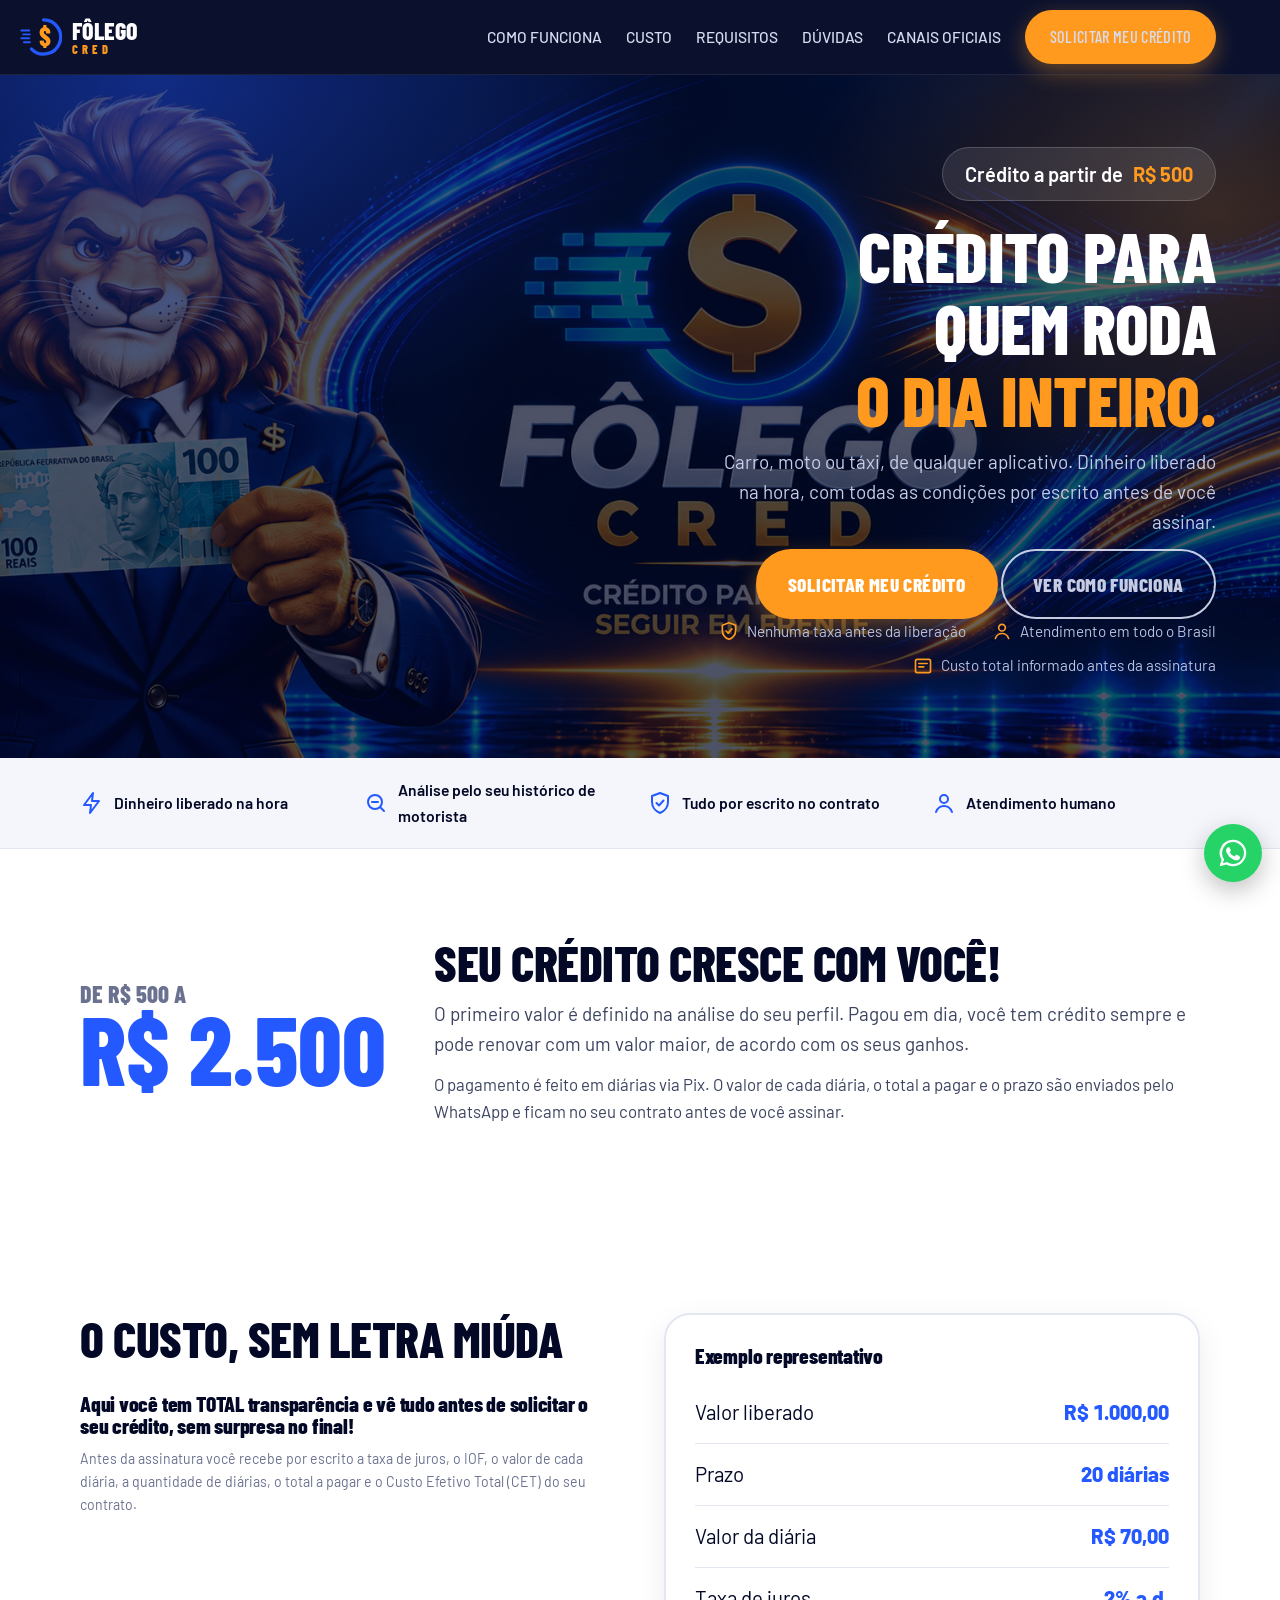
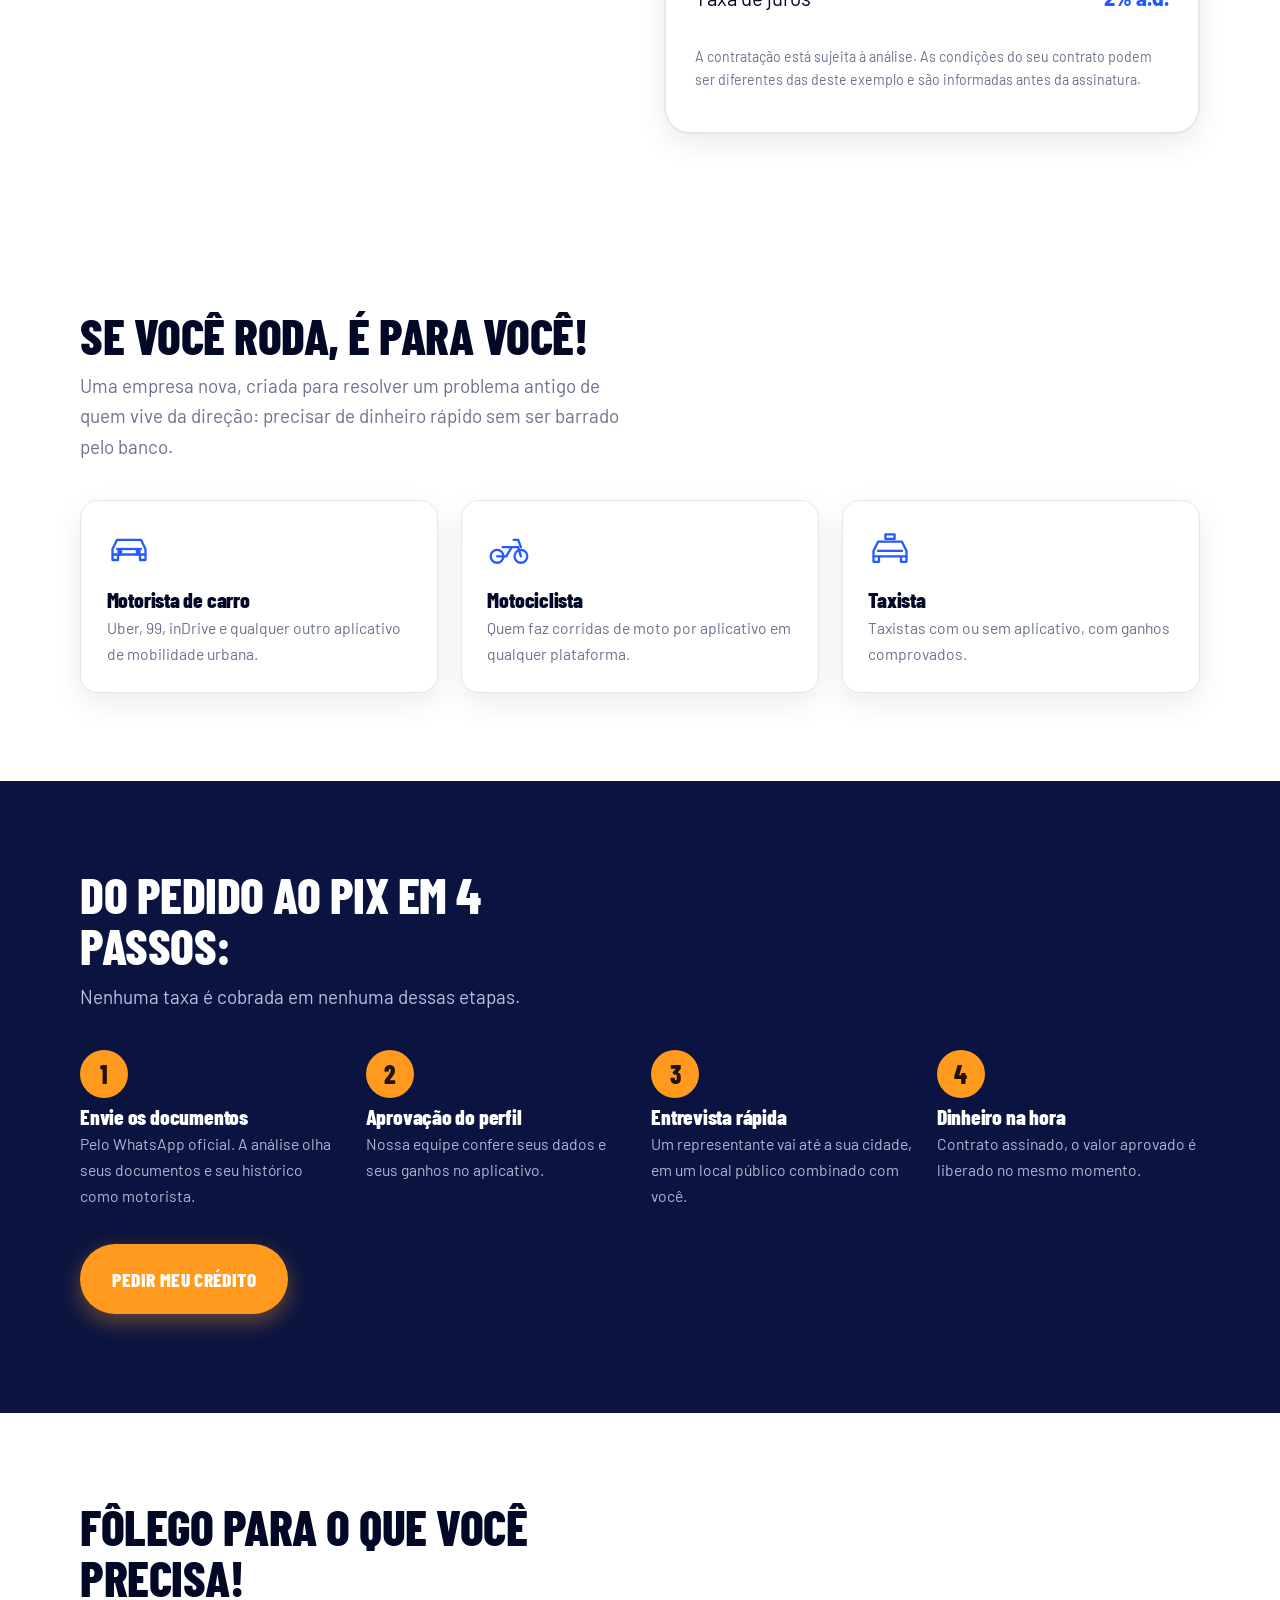
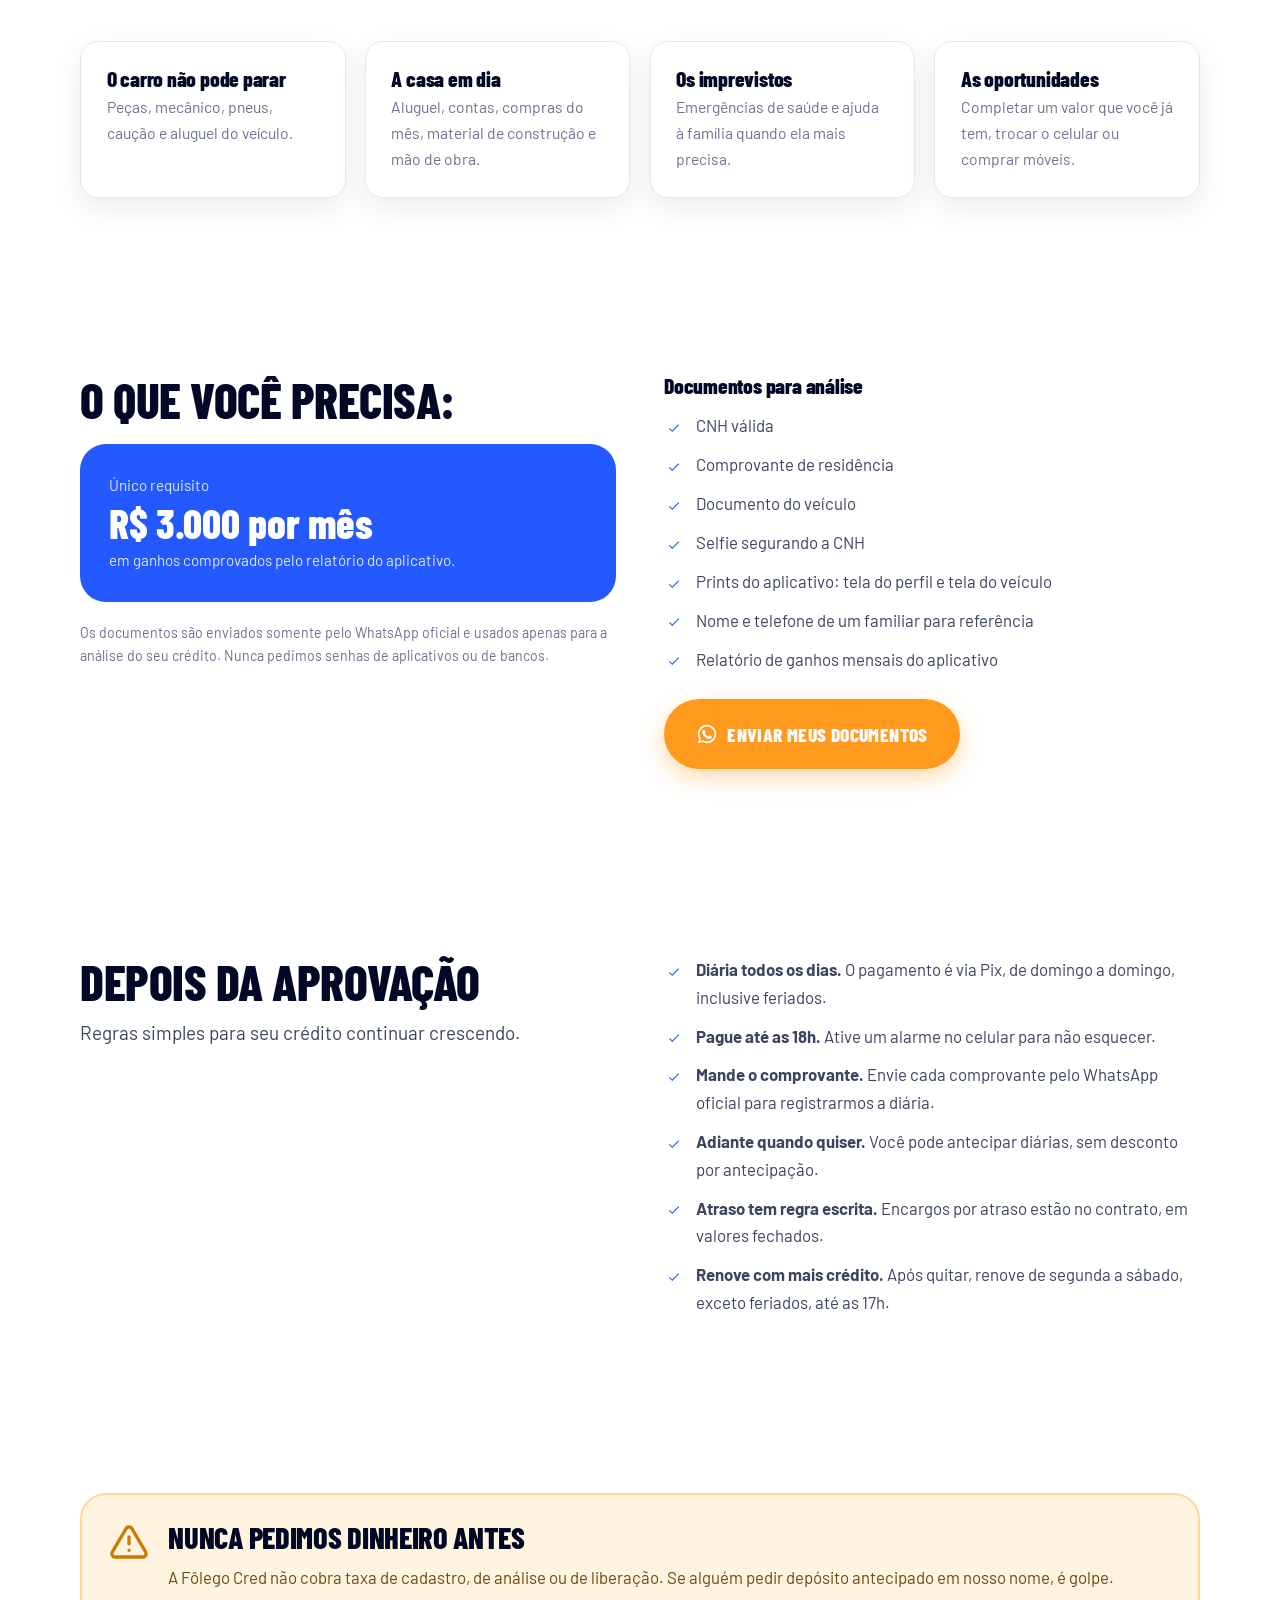
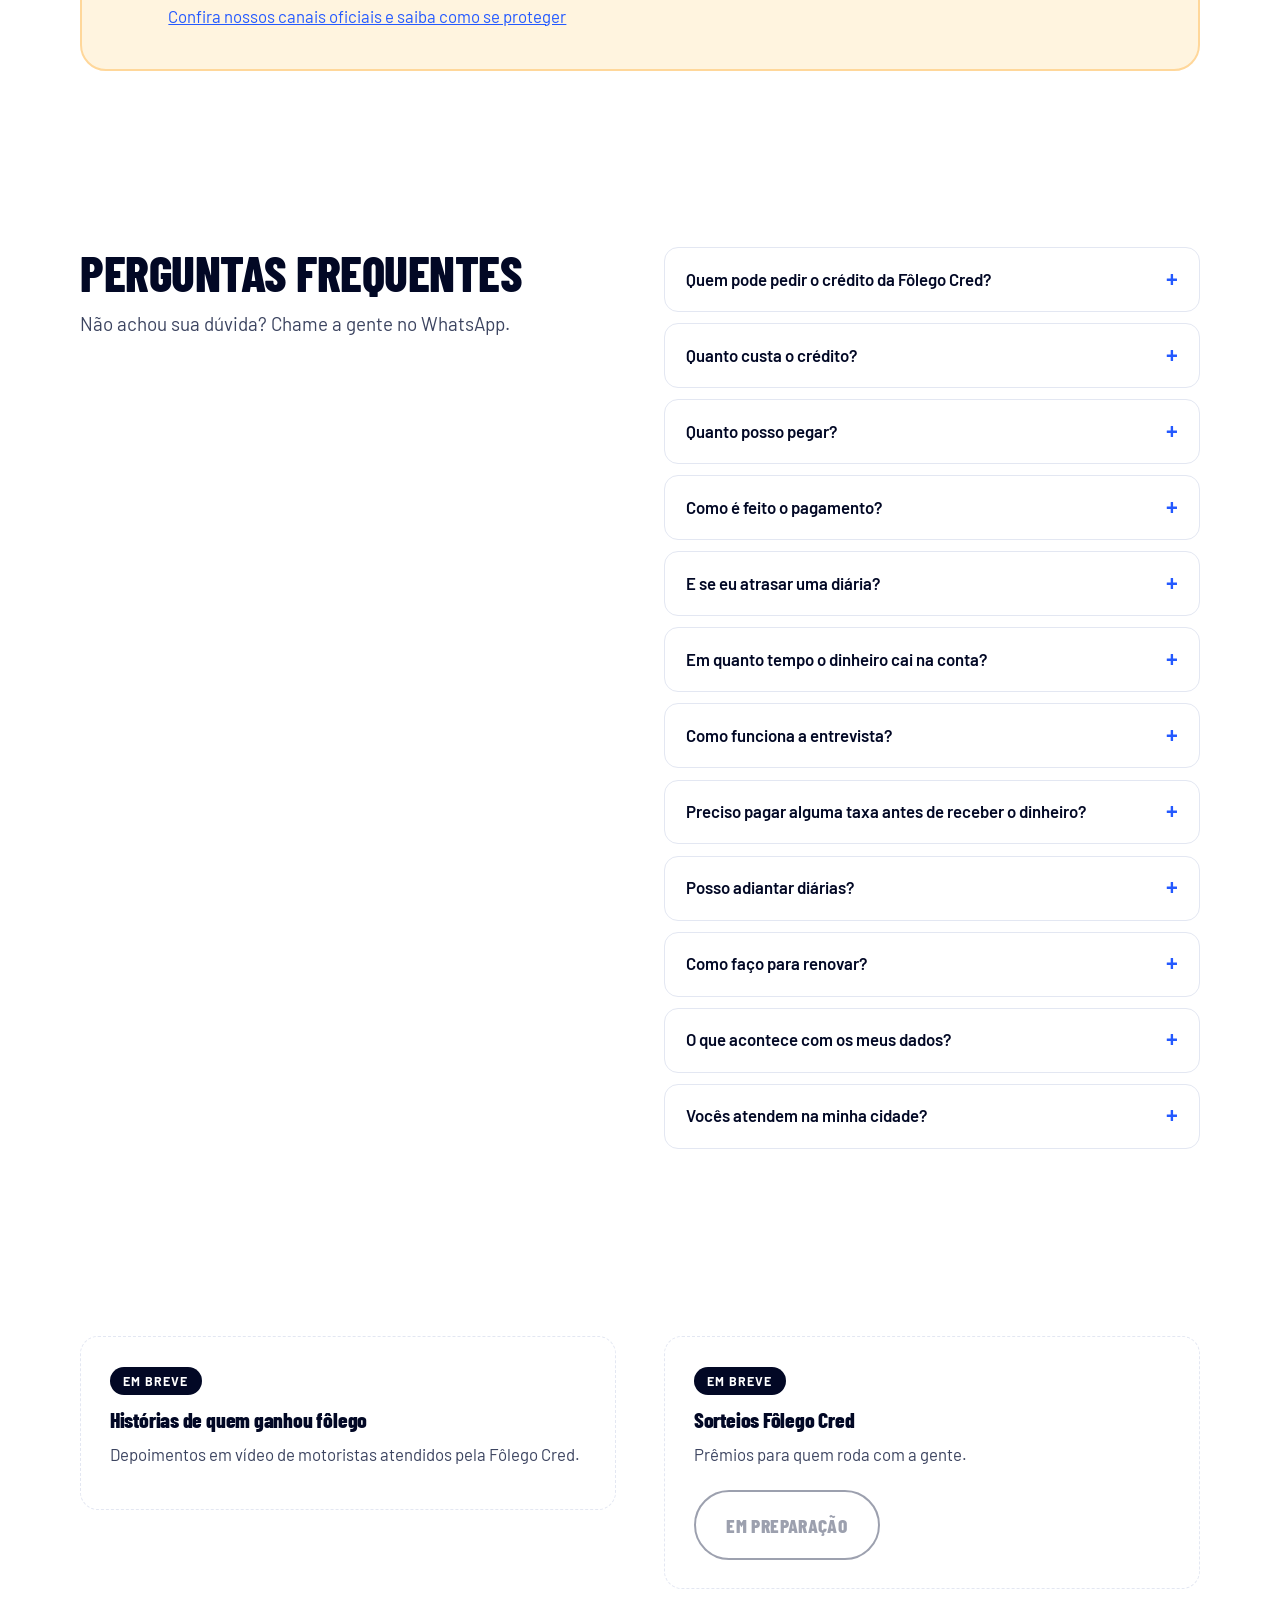
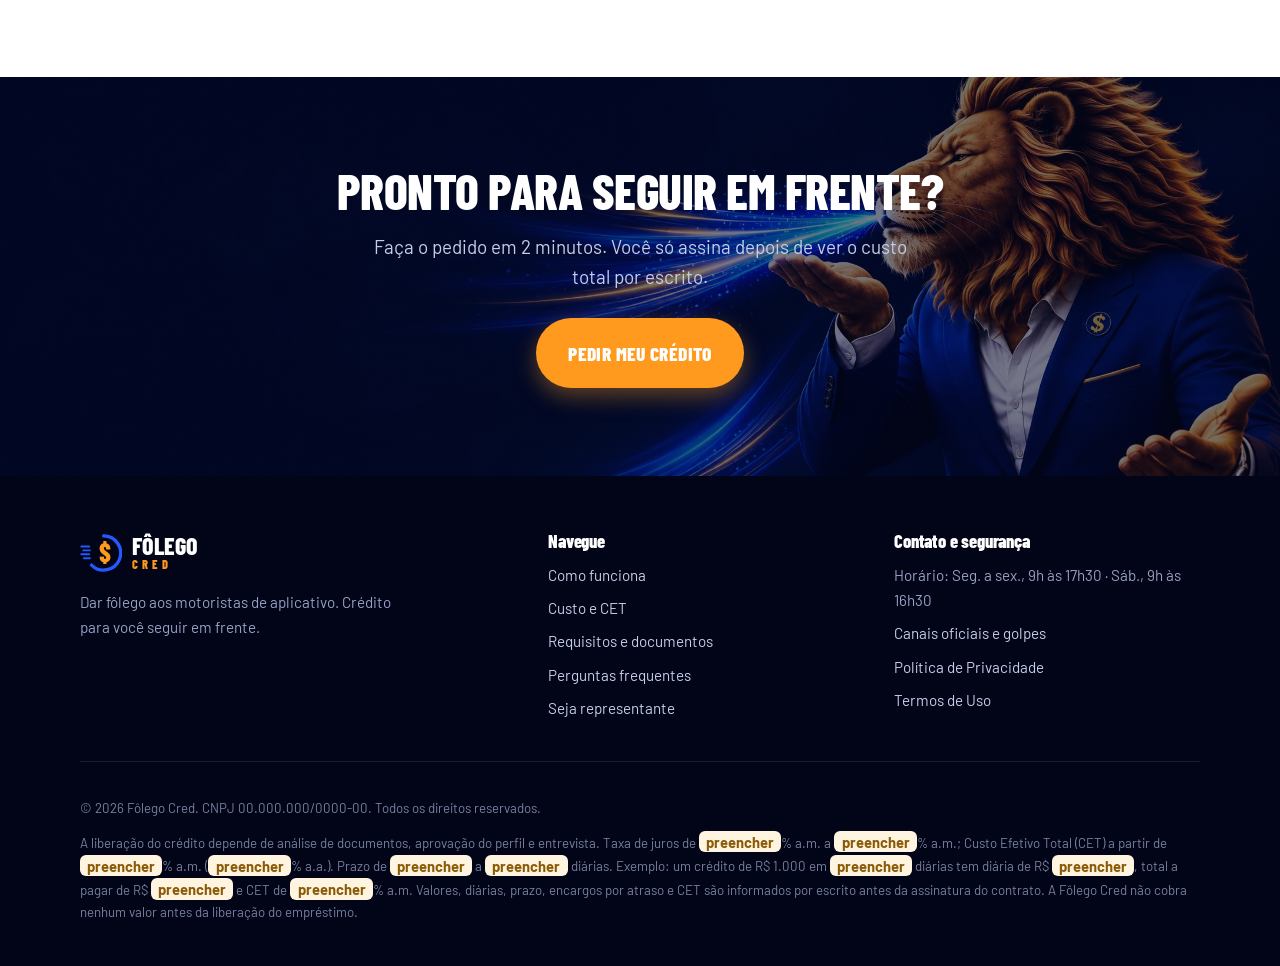
<file: index.html>
<!doctype html>
<html lang="pt-BR">
<head>
<meta charset="utf-8">
<meta name="viewport" content="width=device-width, initial-scale=1, viewport-fit=cover">
<title>Fôlego Cred | Empréstimo para motorista de aplicativo e taxista</title>
<meta name="description" content="Crédito de R$ 500 a R$ 2.500 para motoristas de carro, moto e táxi de todo o Brasil. Análise pelo seu histórico como motorista e dinheiro liberado na hora.">
<link rel="canonical" href="https://www.folegocred.com.br/">
<meta name="theme-color" content="#020825">
<meta property="og:type" content="website">
<meta property="og:locale" content="pt_BR">
<meta property="og:site_name" content="Fôlego Cred">
<meta property="og:title" content="Fôlego Cred | Empréstimo para motorista de aplicativo e taxista">
<meta property="og:description" content="Crédito de R$ 500 a R$ 2.500 para motoristas de carro, moto e táxi de todo o Brasil.">
<meta property="og:url" content="https://www.folegocred.com.br/">
<meta property="og:image" content="https://www.folegocred.com.br/assets/og-image.jpg">
<meta name="twitter:card" content="summary_large_image">
<link rel="icon" href="assets/favicon.svg" type="image/svg+xml">
<link rel="preload" as="image" href="assets/novofundo.png">
<link rel="preconnect" href="https://fonts.googleapis.com">
<link rel="preconnect" href="https://fonts.gstatic.com" crossorigin>
<link href="https://fonts.googleapis.com/css2?family=Barlow+Condensed:ital,wght@0,700;0,800;1,700&family=Barlow:wght@400;500;600;700&display=swap" rel="stylesheet">
<link rel="stylesheet" href="styles.css">
<script type="application/ld+json">{"@context":"https://schema.org","@type":"FinancialService","name":"Fôlego Cred","slogan":"Crédito para você seguir em frente","description":"Crédito para motoristas de aplicativo e taxistas de todo o Brasil.","url":"https://www.folegocred.com.br","logo":"https://www.folegocred.com.br/assets/favicon.svg","image":"https://www.folegocred.com.br/assets/og-image.jpg","areaServed":{"@type":"Country","name":"Brasil"}}</script>
<script type="application/ld+json">{"@context": "https://schema.org", "@type": "FAQPage", "mainEntity": [{"@type": "Question", "name": "Quem pode pedir o crédito da Fôlego Cred?", "acceptedAnswer": {"@type": "Answer", "text": "Motoristas de carro e de moto de qualquer aplicativo de mobilidade urbana, e também taxistas, com ganhos a partir de R$ 3.000 por mês comprovados pelo relatório do aplicativo."}}, {"@type": "Question", "name": "Quanto custa o crédito?", "acceptedAnswer": {"@type": "Answer", "text": "O custo depende do valor aprovado e do prazo. Veja o exemplo representativo na seção \"O custo, sem letra miúda\". A taxa de juros, o IOF, o total a pagar e o CET do seu contrato são informados por escrito antes da assinatura."}}, {"@type": "Question", "name": "Quanto posso pegar?", "acceptedAnswer": {"@type": "Answer", "text": "Os valores vão de R$ 500 a R$ 2.500. O primeiro crédito é definido na análise, e o limite cresce conforme você paga em dia e conforme seus ganhos."}}, {"@type": "Question", "name": "Como é feito o pagamento?", "acceptedAnswer": {"@type": "Answer", "text": "Em diárias via Pix, todos os dias, inclusive sábados, domingos e feriados. O valor de cada diária, o total a pagar e o prazo aparecem no seu contrato antes da assinatura."}}, {"@type": "Question", "name": "E se eu atrasar uma diária?", "acceptedAnswer": {"@type": "Answer", "text": "Os encargos por atraso estão descritos no contrato, com valores fechados. Se você previr um atraso, avise pelo WhatsApp oficial antes do vencimento."}}, {"@type": "Question", "name": "Em quanto tempo o dinheiro cai na conta?", "acceptedAnswer": {"@type": "Answer", "text": "Na hora. Depois da aprovação do perfil e da entrevista, o valor é liberado no mesmo momento."}}, {"@type": "Question", "name": "Como funciona a entrevista?", "acceptedAnswer": {"@type": "Answer", "text": "Um representante da Fôlego Cred vai até a sua cidade. O encontro é rápido, serve para alinhar o contrato e acontece em um local público combinado para ficar bom para os dois lados."}}, {"@type": "Question", "name": "Preciso pagar alguma taxa antes de receber o dinheiro?", "acceptedAnswer": {"@type": "Answer", "text": "Não. A Fôlego Cred nunca cobra taxa de cadastro, de análise ou de liberação. Se alguém pedir depósito antecipado em nosso nome, é golpe."}}, {"@type": "Question", "name": "Posso adiantar diárias?", "acceptedAnswer": {"@type": "Answer", "text": "Pode, quando quiser. Só não há desconto por antecipação."}}, {"@type": "Question", "name": "Como faço para renovar?", "acceptedAnswer": {"@type": "Answer", "text": "Depois de quitar o contrato atual, a renovação é feita de segunda a sábado, exceto feriados, até as 17h. Quem paga em dia tem crédito sempre, com possibilidade de valor maior."}}, {"@type": "Question", "name": "O que acontece com os meus dados?", "acceptedAnswer": {"@type": "Answer", "text": "Eles são usados apenas para a análise e o atendimento, e não são vendidos a terceiros. Você pode pedir a exclusão a qualquer momento pelos canais oficiais, conforme a Política de Privacidade."}}, {"@type": "Question", "name": "Vocês atendem na minha cidade?", "acceptedAnswer": {"@type": "Answer", "text": "A Fôlego Cred atende motoristas de todo o Brasil. Faça o pedido pelo site ou chame no WhatsApp para combinar a entrevista."}}]}</script>
</head>
<body data-pagina="inicio">
<a class="pular" href="#conteudo">Pular para o conteúdo</a>

<header class="topo">
  <div class="wrap">
    <a class="marca" href="index.html" aria-label="Fôlego Cred, página inicial"><svg viewBox="0 0 64 64" aria-hidden="true"><g stroke="#2459FF" stroke-width="3" stroke-linecap="round"><path d="M2 22h12M5 28h10M2 34h12M6 40h9"/></g><path d="M36 6a26 26 0 1 1-18.4 44.4" fill="none" stroke="#2459FF" stroke-width="5" stroke-linecap="round"/><text x="38" y="45" text-anchor="middle" font-family="Barlow Condensed,Arial" font-weight="800" font-size="40" fill="#FF9A1F">$</text></svg><span class="marca-nome">Fôlego<small>Cred</small></span></a>
    <button class="menu-botao" aria-expanded="false" aria-controls="menu" aria-label="Abrir menu"><svg width="22" height="22" viewBox="0 0 24 24" fill="none" stroke="currentColor" stroke-width="2.2" stroke-linecap="round"><path d="M3 6h18M3 12h18M3 18h18"/></svg></button>
    <nav class="menu" id="menu" aria-label="Principal">
      <a href="#como-funciona">COMO FUNCIONA</a>
      <a href="#custo">CUSTO</a>
      <a href="#requisitos">REQUISITOS</a>
      <a href="#perguntas">DÚVIDAS</a>
      <a href="canais-oficiais.html">CANAIS OFICIAIS</a>
      <a class="btn btn-laranja" href="#pedido">SOLICITAR MEU CRÉDITO</a>
    </nav>
  </div>
</header>

<main id="conteudo">

<section class="hero" aria-labelledby="titulo-hero">
  <div class="hero-midia-pc" aria-hidden="true">
    <img src="assets/novofundo.png" alt="" width="1938" height="811" loading="eager">
  </div>
  <div class="wrap">
    <div class="hero-texto" id="pedido">
      <span class="selo-topo">Crédito a partir de <b>R$ 500</b></span>
      <h1 id="titulo-hero">Crédito para <br>quem roda<span class="l2">o dia inteiro.</span></h1>
      <p class="intro">Carro, moto ou táxi, de qualquer aplicativo. Dinheiro liberado na hora, com todas as condições por escrito antes de você assinar.</p>
      <div class="hero-acoes">
        <a class="btn btn-laranja" href="#pedido">Solicitar meu crédito</a>
        <a class="btn btn-contorno" href="#como-funciona">Ver como funciona</a>
      </div>
         <ul class="hero-selos">
        <li><svg viewBox="0 0 24 24" fill="none" stroke="currentColor" stroke-width="2" stroke-linecap="round" stroke-linejoin="round" aria-hidden="true"><path d="M12 2 4 5v6c0 5 3.4 9.3 8 11 4.6-1.7 8-6 8-11V5l-8-3z"/><path d="m8.5 12 2.5 2.5 4.5-5"/></svg> Nenhuma taxa antes da liberação</li>
        <li><svg viewBox="0 0 24 24" fill="none" stroke="currentColor" stroke-width="2" stroke-linecap="round" aria-hidden="true"><circle cx="12" cy="8" r="4"/><path d="M4 21c1.5-4 4.5-6 8-6s6.5 2 8 6"/></svg> Atendimento em todo o Brasil</li>
        <li><svg viewBox="0 0 24 24" fill="none" stroke="currentColor" stroke-width="2" stroke-linecap="round" stroke-linejoin="round" aria-hidden="true"><rect x="3" y="4" width="18" height="16" rx="2"/><path d="M7 9h10M7 13h6"/></svg> Custo total informado antes da assinatura</li>
      </ul>
    </div>
  </div>
</section>

<section class="faixa" aria-label="Nossos diferenciais">
  <div class="wrap"><ul>
    <li><svg viewBox="0 0 24 24" fill="none" stroke="currentColor" stroke-width="2" stroke-linejoin="round" aria-hidden="true"><path d="M13 2 4 14h7l-1 8 9-12h-7l1-8z"/></svg> Dinheiro liberado na hora</li>
    <li><svg viewBox="0 0 24 24" fill="none" stroke="currentColor" stroke-width="2" stroke-linecap="round" aria-hidden="true"><circle cx="11" cy="11" r="7"/><path d="m20 20-4-4"/><path d="M8 11h6"/></svg> Análise pelo seu histórico de motorista</li>
    <li><svg viewBox="0 0 24 24" fill="none" stroke="currentColor" stroke-width="2" stroke-linecap="round" stroke-linejoin="round" aria-hidden="true"><path d="M12 2 4 5v6c0 5 3.4 9.3 8 11 4.6-1.7 8-6 8-11V5l-8-3z"/><path d="m8.5 12 2.5 2.5 4.5-5"/></svg> Tudo por escrito no contrato</li>
    <li><svg viewBox="0 0 24 24" fill="none" stroke="currentColor" stroke-width="2" stroke-linecap="round" aria-hidden="true"><circle cx="12" cy="8" r="4"/><path d="M4 21c1.5-4 4.5-6 8-6s6.5 2 8 6"/></svg> Atendimento humano</li>
  </ul></div>
</section>

<section class="secao" aria-labelledby="t-valor">
  <div class="wrap valor">
    <p class="valor-numero" aria-hidden="true"><span class="de">de R$ 500 a</span><span class="ate">R$ 2.500</span></p>
    <div>
      <h2 id="t-valor">Seu crédito cresce com você!</h2>
      <p class="intro">O primeiro valor é definido na análise do seu perfil. Pagou em dia, você tem crédito sempre e pode renovar com um valor maior, de acordo com os seus ganhos.</p>
      <p>O pagamento é feito em diárias via Pix. O valor de cada diária, o total a pagar e o prazo são enviados pelo WhatsApp e ficam no seu contrato antes de você assinar.</p>
    </div>
  </div>
</section>

<section class="secao secao-clara" id="custo" aria-labelledby="t-custo">
  <div class="wrap duas">
    <div> 
      <h2 id="t-custo">O custo, sem letra miúda</h2>
      <br>
      <h3>Aqui você  tem TOTAL transparência e vê tudo antes de solicitar o seu crédito, sem surpresa no final!</h3>
      <p class="nota">Antes da assinatura você recebe por escrito a taxa de juros, o IOF, o valor de cada diária, a quantidade de diárias, o total a pagar e o Custo Efetivo Total (CET) do seu contrato.</p>
    </div>
    <div class="custo">
      <h3 style="margin-bottom:1rem">Exemplo representativo</h3>
      <table>
        <tbody>
          <tr class="linha-principal"><td>Valor liberado</td><td>R$ 1.000,00</td></tr>
          <tr class="linha-principal"><td>Prazo</td><td>20 diárias</td></tr>
          <tr class="linha-principal"><td>Valor da diária</td><td>R$ 70,00</td></tr>
          <tr class="linha-principal"><td>Taxa de juros</td><td>2% a.d.</td></tr>
          <!--<tr class="linha-principal"><td>IOF</td><td>2% a.d.</td></tr>-->
        <!--  <tr><td>IOF</td><td>R$ <span class="preencher">preencher</span></td></tr>-->
      <!--  <tr class="destaque"><td><strong>CET</strong></td><td><span class="preencher">preencher</span>% a.m. (<span class="preencher">preencher</span>% a.a.)</td></tr>-->
        </tbody>
      </table>
      <p class="nota" style="margin-top:1rem">A contratação está sujeita à análise. As condições do seu contrato podem ser diferentes das deste exemplo e são informadas antes da assinatura.</p>
    </div>
  </div>
</section>

<section class="secao" aria-labelledby="t-publico">
  <div class="wrap">
    <div class="cabecalho-secao"><h2 id="t-publico">Se você roda, é para você!</h2><p class="intro">Uma empresa nova, criada para resolver um problema antigo de quem vive da direção: precisar de dinheiro rápido sem ser barrado pelo banco.</p></div>
    <div class="cartoes">
      <div><svg viewBox="0 0 48 48" fill="none" stroke="currentColor" stroke-width="2.5" stroke-linejoin="round" aria-hidden="true"><path d="M6 30v-6l5-10h26l5 10v6z"/><path d="M6 30v6h6v-6M36 30v6h6v-6"/><path d="M10 24h28"/><circle cx="14" cy="27" r="1.5" fill="currentColor"/><circle cx="34" cy="27" r="1.5" fill="currentColor"/></svg><h3>Motorista de carro</h3><p>Uber, 99, inDrive e qualquer outro aplicativo de mobilidade urbana.</p></div>
      <div><svg viewBox="0 0 48 48" fill="none" stroke="currentColor" stroke-width="2.5" stroke-linecap="round" stroke-linejoin="round" aria-hidden="true"><circle cx="11" cy="32" r="7"/><circle cx="37" cy="32" r="7"/><path d="M11 32h10l6-10h7l3 10"/><path d="M29 14h5l3 8M17 22h9"/></svg><h3>Motociclista</h3><p>Quem faz corridas de moto por aplicativo em qualquer plataforma.</p></div>
      <div><svg viewBox="0 0 48 48" fill="none" stroke="currentColor" stroke-width="2.5" stroke-linejoin="round" aria-hidden="true"><path d="M19 8h10v5H19z"/><path d="M6 32v-6l5-10h26l5 10v6z"/><path d="M6 32v6h6v-6M36 32v6h6v-6"/><path d="M10 26h28"/></svg><h3>Taxista</h3><p>Taxistas com ou sem aplicativo, com ganhos comprovados.</p></div>
    </div>
  </div>
</section>

<section class="secao secao-escura" id="como-funciona" aria-labelledby="t-como">
  <div class="wrap">
    <div class="cabecalho-secao"><h2 id="t-como">Do pedido ao Pix em 4 passos:</h2><p class="intro">Nenhuma taxa é cobrada em nenhuma dessas etapas.</p></div>
    <ol class="passos">
      <li><h3>Envie os documentos</h3><p>Pelo WhatsApp oficial. A análise olha seus documentos e seu histórico como motorista.</p></li>
      <li><h3>Aprovação do perfil</h3><p>Nossa equipe confere seus dados e seus ganhos no aplicativo.</p></li>
      <li><h3>Entrevista rápida</h3><p>Um representante vai até a sua cidade, em um local público combinado com você.</p></li>
      <li><h3>Dinheiro na hora</h3><p>Contrato assinado, o valor aprovado é liberado no mesmo momento.</p></li>
    </ol>
    <p style="margin-top:2.2rem"><a class="btn btn-laranja" href="#pedido">Pedir meu crédito</a></p>
  </div>
</section>

<section class="secao secao-clara" aria-labelledby="t-para">
  <div class="wrap">
    <div class="cabecalho-secao"><h2 id="t-para">Fôlego para o que você precisa!</h2></div>
    <div class="grupos">
      <div class="grupo"><h3>O carro não pode parar</h3><p>Peças, mecânico, pneus, caução e aluguel do veículo.</p></div>
      <div class="grupo"><h3>A casa em dia</h3><p>Aluguel, contas, compras do mês, material de construção e mão de obra.</p></div>
      <div class="grupo"><h3>Os imprevistos</h3><p>Emergências de saúde e ajuda à família quando ela mais precisa.</p></div>
      <div class="grupo"><h3>As oportunidades</h3><p>Completar um valor que você já tem, trocar o celular ou comprar móveis.</p></div>
    </div>
  </div>
</section>

<section class="secao" id="requisitos" aria-labelledby="t-req">
  <div class="wrap duas">
    <div>
      <h2 id="t-req">O que você precisa:</h2>
      <div class="requisito">
        <p>Único requisito</p>
        <span class="grande">R$ 3.000 por mês</span>
        <p>em ganhos comprovados pelo relatório do aplicativo.</p>
      </div>
      <p class="nota">Os documentos são enviados somente pelo WhatsApp oficial e usados apenas para a análise do seu crédito. Nunca pedimos senhas de aplicativos ou de bancos.</p>
    </div>
    <div>
      <h3>Documentos para análise</h3>
      <ul class="lista-check" style="margin-top:1rem">
        <li>CNH válida</li>
        <li>Comprovante de residência</li>
        <li>Documento do veículo</li>
        <li>Selfie segurando a CNH</li>
        <li>Prints do aplicativo: tela do perfil e tela do veículo</li>
        <li>Nome e telefone de um familiar para referência</li>
        <li>Relatório de ganhos mensais do aplicativo</li>
      </ul>
      <p style="margin-top:1.6rem"><a class="btn btn-laranja" href="#" data-zap="Olá! Quero enviar meus documentos para análise na Fôlego Cred."><svg viewBox="0 0 24 24" fill="currentColor" aria-hidden="true"><path d="M12 2a10 10 0 0 0-8.6 15.1L2 22l5-1.3A10 10 0 1 0 12 2zm0 18.2a8.2 8.2 0 0 1-4.2-1.2l-.3-.2-3 .8.8-2.9-.2-.3A8.2 8.2 0 1 1 12 20.2zm4.5-6.1c-.2-.1-1.5-.7-1.7-.8-.2-.1-.4-.1-.6.1l-.8 1c-.1.2-.3.2-.5.1a6.7 6.7 0 0 1-3.3-2.9c-.2-.4.2-.4.7-1.3.1-.2 0-.3 0-.4l-.8-1.8c-.2-.5-.4-.4-.6-.4h-.5a1 1 0 0 0-.7.3 3 3 0 0 0-.9 2.2c0 1.3.9 2.5 1.1 2.7.1.2 1.8 2.8 4.4 3.9 1.6.7 2.3.8 3.1.6.5-.1 1.5-.6 1.7-1.2.2-.6.2-1.1.2-1.2-.1-.1-.2-.2-.5-.3z"/></svg> Enviar meus documentos</a></p>
    </div>
  </div>
</section>

<section class="secao secao-clara" aria-labelledby="t-depois">
  <div class="wrap duas">
    <div>
      <h2 id="t-depois">Depois da aprovação</h2>
      <p class="intro">Regras simples para seu crédito continuar crescendo.</p>
    </div>
    <ul class="lista-check">
      <li><strong>Diária todos os dias.</strong> O pagamento é via Pix, de domingo a domingo, inclusive feriados.</li>
      <li><strong>Pague até as 18h.</strong> Ative um alarme no celular para não esquecer.</li>
      <li><strong>Mande o comprovante.</strong> Envie cada comprovante pelo WhatsApp oficial para registrarmos a diária.</li>
      <li><strong>Adiante quando quiser.</strong> Você pode antecipar diárias, sem desconto por antecipação.</li>
      <li><strong>Atraso tem regra escrita.</strong> Encargos por atraso estão no contrato, em valores fechados.</li>
      <li><strong>Renove com mais crédito.</strong> Após quitar, renove de segunda a sábado, exceto feriados, até as 17h.</li>
    </ul>
  </div>
</section>

<section class="secao" aria-labelledby="t-golpe">
  <div class="wrap">
    <div class="aviso">
      <svg viewBox="0 0 24 24" fill="none" stroke="currentColor" stroke-width="2" stroke-linecap="round" stroke-linejoin="round" aria-hidden="true"><path d="M10.3 3.9 2 18a2 2 0 0 0 1.7 3h16.6a2 2 0 0 0 1.7-3L13.7 3.9a2 2 0 0 0-3.4 0z"/><path d="M12 9v4M12 17h.01"/></svg>
      <div>
        <h2 id="t-golpe">Nunca pedimos dinheiro antes</h2>
        <p>A Fôlego Cred não cobra taxa de cadastro, de análise ou de liberação. Se alguém pedir depósito antecipado em nosso nome, é golpe.</p>
        <p><a href="canais-oficiais.html">Confira nossos canais oficiais e saiba como se proteger</a></p>
      </div>
    </div>
  </div>
</section>

<section class="secao secao-clara" id="perguntas" aria-labelledby="t-faq">
  <div class="wrap duas">
    <div><h2 id="t-faq">Perguntas frequentes</h2><p class="intro">Não achou sua dúvida? Chame a gente no WhatsApp.</p></div>
    <div class="faq">
      <details><summary>Quem pode pedir o crédito da Fôlego Cred?</summary><p>Motoristas de carro e de moto de qualquer aplicativo de mobilidade urbana, e também taxistas, com ganhos a partir de R$ 3.000 por mês comprovados pelo relatório do aplicativo.</p></details>
      <details><summary>Quanto custa o crédito?</summary><p>O custo depende do valor aprovado e do prazo. Veja o exemplo representativo na seção "O custo, sem letra miúda". A taxa de juros, o IOF, o total a pagar e o CET do seu contrato são informados por escrito antes da assinatura.</p></details>
      <details><summary>Quanto posso pegar?</summary><p>Os valores vão de R$ 500 a R$ 2.500. O primeiro crédito é definido na análise, e o limite cresce conforme você paga em dia e conforme seus ganhos.</p></details>
      <details><summary>Como é feito o pagamento?</summary><p>Em diárias via Pix, todos os dias, inclusive sábados, domingos e feriados. O valor de cada diária, o total a pagar e o prazo aparecem no seu contrato antes da assinatura.</p></details>
      <details><summary>E se eu atrasar uma diária?</summary><p>Os encargos por atraso estão descritos no contrato, com valores fechados. Se você previr um atraso, avise pelo WhatsApp oficial antes do vencimento.</p></details>
      <details><summary>Em quanto tempo o dinheiro cai na conta?</summary><p>Na hora. Depois da aprovação do perfil e da entrevista, o valor é liberado no mesmo momento.</p></details>
      <details><summary>Como funciona a entrevista?</summary><p>Um representante da Fôlego Cred vai até a sua cidade. O encontro é rápido, serve para alinhar o contrato e acontece em um local público combinado para ficar bom para os dois lados.</p></details>
      <details><summary>Preciso pagar alguma taxa antes de receber o dinheiro?</summary><p>Não. A Fôlego Cred nunca cobra taxa de cadastro, de análise ou de liberação. Se alguém pedir depósito antecipado em nosso nome, é golpe.</p></details>
      <details><summary>Posso adiantar diárias?</summary><p>Pode, quando quiser. Só não há desconto por antecipação.</p></details>
      <details><summary>Como faço para renovar?</summary><p>Depois de quitar o contrato atual, a renovação é feita de segunda a sábado, exceto feriados, até as 17h. Quem paga em dia tem crédito sempre, com possibilidade de valor maior.</p></details>
      <details><summary>O que acontece com os meus dados?</summary><p>Eles são usados apenas para a análise e o atendimento, e não são vendidos a terceiros. Você pode pedir a exclusão a qualquer momento pelos canais oficiais, conforme a Política de Privacidade.</p></details>
      <details><summary>Vocês atendem na minha cidade?</summary><p>A Fôlego Cred atende motoristas de todo o Brasil. Faça o pedido pelo site ou chame no WhatsApp para combinar a entrevista.</p></details>
    </div>
  </div>
</section>

<section class="secao" aria-labelledby="t-dep">
  <div class="wrap duas">
    <div class="reservado" id="depoimentos">
      <span class="selo-breve">Em breve</span>
      <h3 id="t-dep" style="margin-top:.8rem">Histórias de quem ganhou fôlego</h3>
      <p>Depoimentos em vídeo de motoristas atendidos pela Fôlego Cred.</p>
    </div>
    <div class="reservado" id="sorteio">
      <span class="selo-breve">Em breve</span>
      <h3 style="margin-top:.8rem">Sorteios Fôlego Cred</h3>
      <p>Prêmios para quem roda com a gente.</p>
      <a class="btn btn-contorno" style="color:var(--grafite);margin-top:.6rem" data-sorteio>Em preparação</a>
    </div>
  </div>
</section>

<section class="secao chamada" aria-labelledby="t-final">
  <div class="leao-rodape" aria-hidden="true"></div>
  <div class="wrap">
    <h2 id="t-final">Pronto para seguir em frente?</h2>
    <p class="intro" style="max-width:52ch;margin:0 auto 1.6rem">Faça o pedido em 2 minutos. Você só assina depois de ver o custo total por escrito.</p>
    <a class="btn btn-laranja" href="#pedido">Pedir meu crédito</a>
  </div>
</section>

</main>

<footer class="rodape">
  <div class="wrap">
    <div class="colunas">
      <div>
        <a class="marca" href="index.html" aria-label="Fôlego Cred"><svg viewBox="0 0 64 64" aria-hidden="true"><g stroke="#2459FF" stroke-width="3" stroke-linecap="round"><path d="M2 22h12M5 28h10M2 34h12M6 40h9"/></g><path d="M36 6a26 26 0 1 1-18.4 44.4" fill="none" stroke="#2459FF" stroke-width="5" stroke-linecap="round"/><text x="38" y="45" text-anchor="middle" font-family="Barlow Condensed,Arial" font-weight="800" font-size="40" fill="#FF9A1F">$</text></svg><span class="marca-nome">Fôlego<small>Cred</small></span></a>
        <p style="margin-top:1rem;max-width:36ch">Dar fôlego aos motoristas de aplicativo. Crédito para você seguir em frente.</p>
      </div>
      <div>
        <h3>Navegue</h3>
        <ul>
          <li><a href="#como-funciona">Como funciona</a></li>
          <li><a href="#custo">Custo e CET</a></li>
          <li><a href="#requisitos">Requisitos e documentos</a></li>
          <li><a href="#perguntas">Perguntas frequentes</a></li>
          <li><a href="seja-representante.html">Seja representante</a></li>
        </ul>
      </div>
      <div>
        <h3>Contato e segurança</h3>        <ul>
          <li>Horário: <span data-cfg="horario">Em breve</span></li>
          <li><a href="canais-oficiais.html">Canais oficiais e golpes</a></li>
          <li><a href="politica-de-privacidade.html">Política de Privacidade</a></li>
          <li><a href="termos-de-uso.html">Termos de Uso</a></li>
        </ul>
      </div>
    </div>
    <div class="legal">
      <p>© <span data-cfg="ano">2026</span> <span data-cfg="razao">Fôlego Cred</span>. CNPJ <span data-cfg="cnpj">00.000.000/0000-00</span>. Todos os direitos reservados.</p>
      <p>A liberação do crédito depende de análise de documentos, aprovação do perfil e entrevista. Taxa de juros de <span class="preencher">preencher</span>% a.m. a <span class="preencher">preencher</span>% a.m.; Custo Efetivo Total (CET) a partir de <span class="preencher">preencher</span>% a.m. (<span class="preencher">preencher</span>% a.a.). Prazo de <span class="preencher">preencher</span> a <span class="preencher">preencher</span> diárias. Exemplo: um crédito de R$ 1.000 em <span class="preencher">preencher</span> diárias tem diária de R$ <span class="preencher">preencher</span>, total a pagar de R$ <span class="preencher">preencher</span> e CET de <span class="preencher">preencher</span>% a.m. Valores, diárias, prazo, encargos por atraso e CET são informados por escrito antes da assinatura do contrato. A Fôlego Cred não cobra nenhum valor antes da liberação do empréstimo.</p>
    </div>
  </div>
</footer>

<a class="zap" href="#" hidden aria-label="Falar com a Fôlego Cred no WhatsApp"><svg viewBox="0 0 24 24" fill="currentColor" aria-hidden="true"><path d="M12 2a10 10 0 0 0-8.6 15.1L2 22l5-1.3A10 10 0 1 0 12 2zm0 18.2a8.2 8.2 0 0 1-4.2-1.2l-.3-.2-3 .8.8-2.9-.2-.3A8.2 8.2 0 1 1 12 20.2zm4.5-6.1c-.2-.1-1.5-.7-1.7-.8-.2-.1-.4-.1-.6.1l-.8 1c-.1.2-.3.2-.5.1a6.7 6.7 0 0 1-3.3-2.9c-.2-.4.2-.4.7-1.3.1-.2 0-.3 0-.4l-.8-1.8c-.2-.5-.4-.4-.6-.4h-.5a1 1 0 0 0-.7.3 3 3 0 0 0-.9 2.2c0 1.3.9 2.5 1.1 2.7.1.2 1.8 2.8 4.4 3.9 1.6.7 2.3.8 3.1.6.5-.1 1.5-.6 1.7-1.2.2-.6.2-1.1.2-1.2-.1-.1-.2-.2-.5-.3z"/></svg></a>

<div class="cookies" id="cookies" hidden role="region" aria-label="Aviso de cookies">
  <p>Usamos cookies de medição para entender como o site é usado e melhorar nossos anúncios. Saiba mais na <a href="politica-de-privacidade.html">Política de Privacidade</a>.</p>
  <div class="acoes"><button class="btn btn-laranja" data-cookies="aceito">Aceitar</button><button class="btn btn-contorno" data-cookies="recusado">Recusar</button></div>
</div>

<script src="config.js"></script>
<script src="script.js"></script>
</body>
</html>
</file>
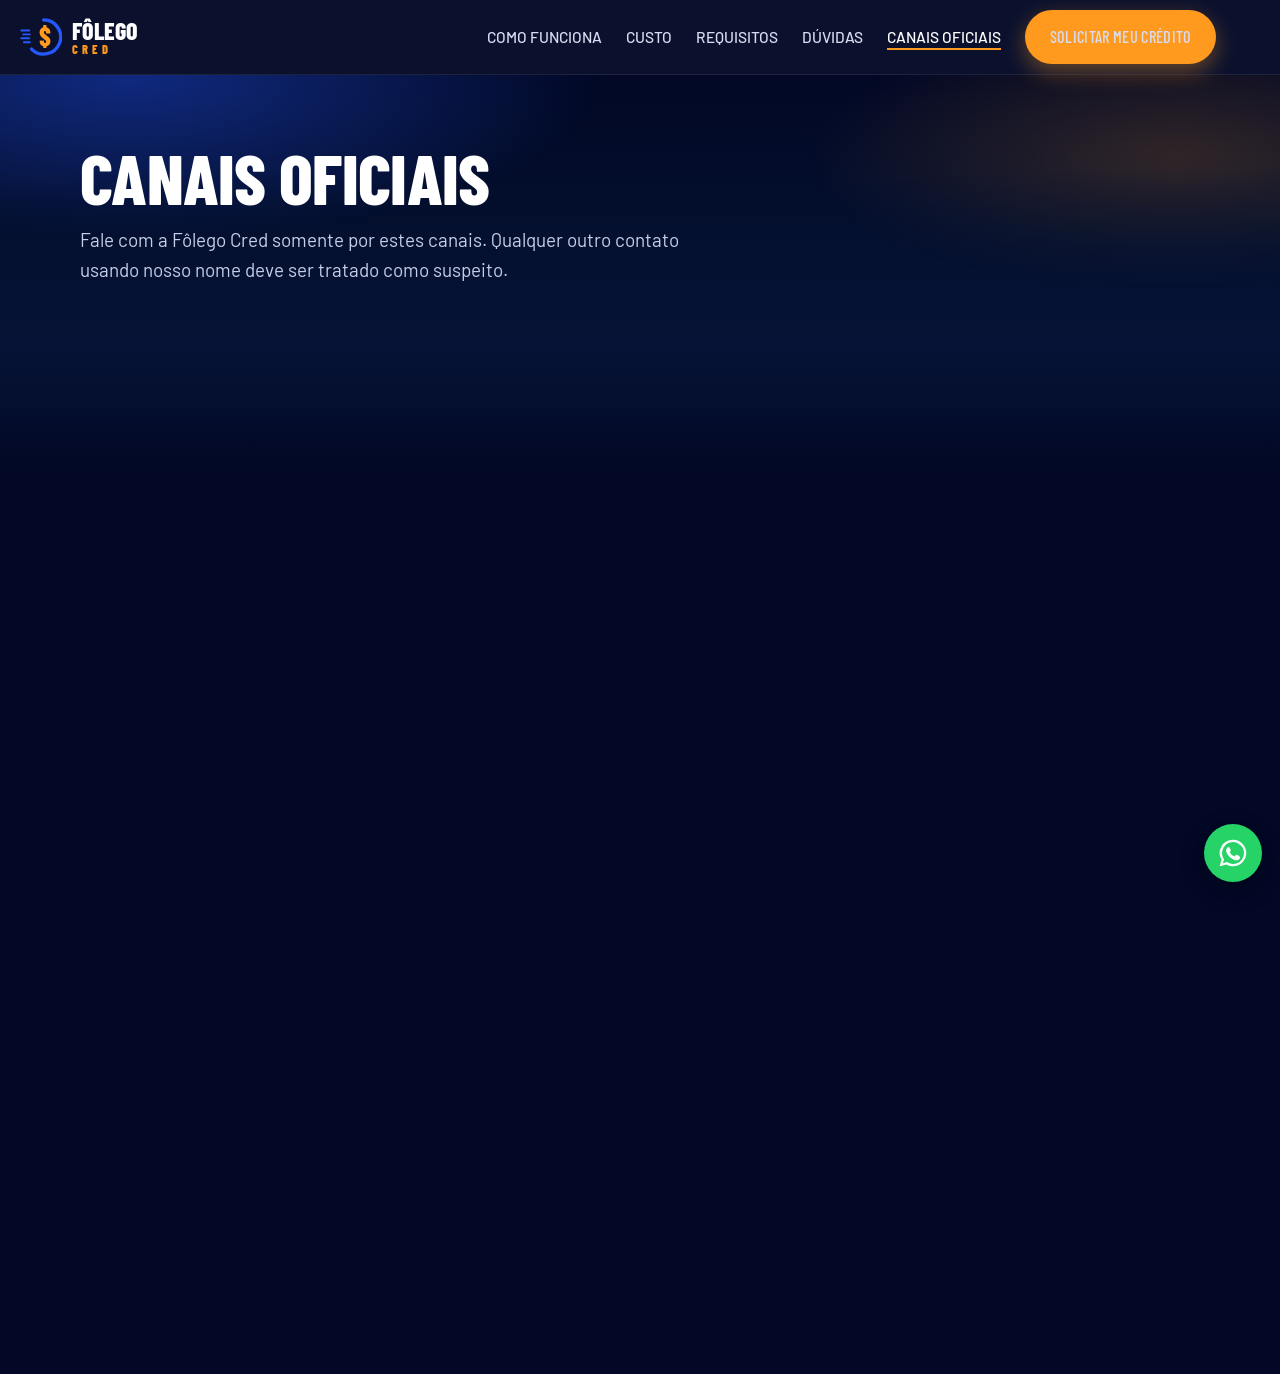
<file: canais-oficiais.html>
<!doctype html>
<html lang="pt-BR">
<head>
<meta charset="utf-8">
<meta name="viewport" content="width=device-width, initial-scale=1, viewport-fit=cover">
<title>Canais oficiais e proteção contra golpes | Fôlego Cred</title>
<meta name="description" content="Conheça os canais oficiais da Fôlego Cred e saiba como se proteger de golpes usando o nome da empresa.">
<link rel="canonical" href="https://www.folegocred.com.br/canais-oficiais.html">
<meta name="theme-color" content="#020825">
<meta property="og:type" content="website">
<meta property="og:locale" content="pt_BR">
<meta property="og:site_name" content="Fôlego Cred">
<meta property="og:title" content="Canais oficiais e proteção contra golpes | Fôlego Cred">
<meta property="og:description" content="Conheça os canais oficiais da Fôlego Cred e saiba como se proteger de golpes usando o nome da empresa.">
<meta property="og:url" content="https://www.folegocred.com.br/canais-oficiais.html">
<meta property="og:image" content="https://www.folegocred.com.br/assets/og-image.jpg">
<meta name="twitter:card" content="summary_large_image">
<link rel="icon" href="assets/favicon.svg" type="image/svg+xml">

<link rel="preconnect" href="https://fonts.googleapis.com">
<link rel="preconnect" href="https://fonts.gstatic.com" crossorigin>
<link href="https://fonts.googleapis.com/css2?family=Barlow+Condensed:ital,wght@0,700;0,800;1,700&family=Barlow:wght@400;500;600;700&display=swap" rel="stylesheet">
<link rel="stylesheet" href="styles.css">

</head>
<body data-pagina="canais">
<a class="pular" href="#conteudo">Pular para o conteúdo</a>
<header class="topo">
  <div class="wrap">
    <a class="marca" href="index.html" aria-label="Fôlego Cred, página inicial"><svg viewBox="0 0 64 64" aria-hidden="true"><g stroke="#2459FF" stroke-width="3" stroke-linecap="round"><path d="M2 22h12M5 28h10M2 34h12M6 40h9"/></g><path d="M36 6a26 26 0 1 1-18.4 44.4" fill="none" stroke="#2459FF" stroke-width="5" stroke-linecap="round"/><text x="38" y="45" text-anchor="middle" font-family="Barlow Condensed,Arial" font-weight="800" font-size="40" fill="#FF9A1F">$</text></svg><span class="marca-nome">Fôlego<small>Cred</small></span></a>
    <button class="menu-botao" aria-expanded="false" aria-controls="menu" aria-label="Abrir menu"><svg width="22" height="22" viewBox="0 0 24 24" fill="none" stroke="currentColor" stroke-width="2.2" stroke-linecap="round"><path d="M3 6h18M3 12h18M3 18h18"/></svg></button>
    <nav class="menu" id="menu" aria-label="Principal"><a href="index.html#como-funciona">COMO FUNCIONA</a><a href="index.html#custo">CUSTO</a><a href="index.html#requisitos">REQUISITOS</a><a href="index.html#perguntas">DÚVIDAS</a><a href="canais-oficiais.html" aria-current="page">CANAIS OFICIAIS</a><a class="btn btn-laranja" href="index.html#pedido">SOLICITAR MEU CRÉDITO</a></nav>
  </div>
</header>
<main id="conteudo">

<section class="cabeca-pagina cabeca-simples"><div class="wrap">
  <h1>Canais oficiais</h1>
  <p class="intro">Fale com a Fôlego Cred somente por estes canais. Qualquer outro contato usando nosso nome deve ser tratado como suspeito.</p>
</div></section>
<section class="arte-canais" aria-label="Fôlego Cred nas redes sociais">
  <picture>
    <source media="(max-width: 700px)" srcset="assets/canais-banner-cel.webp">
    <img src="assets/canais-banner.webp" alt="Arte da Fôlego Cred: mais que crédito, é fôlego pra você seguir. O leão mascote segura o perfil oficial do Instagram da marca." width="1920" height="809" loading="eager" decoding="async">
  </picture>
  <nav class="arte-links" aria-label="Redes sociais">
    <a class="arte-ponto" data-link="whatsapp" style="--x:5.8%" aria-label="WhatsApp da Fôlego Cred"><span class="arte-icone"><svg viewBox="0 0 24 24" fill="currentColor" aria-hidden="true"><path d="M12 2a10 10 0 0 0-8.6 15.1L2 22l5-1.3A10 10 0 1 0 12 2zm0 18.2a8.2 8.2 0 0 1-4.2-1.2l-.3-.2-3 .8.8-2.9-.2-.3A8.2 8.2 0 1 1 12 20.2zm4.5-6.1c-.2-.1-1.5-.7-1.7-.8-.2-.1-.4-.1-.6.1l-.8 1c-.1.2-.3.2-.5.1a6.7 6.7 0 0 1-3.3-2.9c-.2-.4.2-.4.7-1.3.1-.2 0-.3 0-.4l-.8-1.8c-.2-.5-.4-.4-.6-.4h-.5a1 1 0 0 0-.7.3 3 3 0 0 0-.9 2.2c0 1.3.9 2.5 1.1 2.7.1.2 1.8 2.8 4.4 3.9 1.6.7 2.3.8 3.1.6.5-.1 1.5-.6 1.7-1.2.2-.6.2-1.1.2-1.2-.1-.1-.2-.2-.5-.3z"/></svg></span></a>
    <a class="arte-ponto" data-link="tiktok" style="--x:10.51%" aria-label="TikTok da Fôlego Cred"><span class="arte-icone"><svg viewBox="0 0 24 24" fill="currentColor" aria-hidden="true"><path d="M16.6 2h-3.2v13.9a2.9 2.9 0 1 1-2.1-2.8V9.8a6.1 6.1 0 1 0 5.3 6V9.1a8.2 8.2 0 0 0 4.8 1.5V7.4a4.9 4.9 0 0 1-4.8-5.4z"/></svg></span></a>
    <a class="arte-ponto" data-link="kwai" style="--x:15.22%" aria-label="Kwai da Fôlego Cred"><span class="arte-icone"><svg viewBox="0 0 412 485" fill="currentColor" aria-hidden="true"><g transform="translate(0,485) scale(0.1,-0.1)"><path d="M1465 4844 c-191 -26 -277 -50 -400 -112 -107 -53 -181 -107 -284 -207 -330 -319 -450 -804 -315 -1270 109 -376 394 -682 745 -799 188 -63 246 -65 809 -26 151 11 347 24 435 30 897 58 963 64 1107 114 271 95 480 335 534 613 16 88 19 284 3 369 -59 334 -296 607 -604 695 -114 33 -287 33 -400 0 -91 -27 -187 -73 -260 -125 -54 -39 -185 -165 -185 -178 0 -4 -4 -8 -9 -8 -5 0 -21 39 -36 88 -128 414 -455 720 -852 797 -77 15 -238 26 -288 19z m400 -579 c101 -26 164 -64 250 -150 125 -124 180 -255 192 -452 12 -205 -63 -408 -204 -549 -313 -313 -778 -168 -904 281 -19 65 -23 104 -22 210 1 113 4 141 28 215 50 156 123 267 228 346 136 103 284 137 432 99z m1696 -432 c142 -63 239 -233 239 -417 0 -140 -46 -253 -139 -346 -82 -82 -135 -104 -246 -105 -108 0 -163 22 -237 96 -92 92 -133 211 -125 363 6 117 27 179 89 268 103 146 276 204 419 141z M2945 2319 c-316 -29 -626 -59 -905 -85 -146 -13 -281 -29 -300 -36 -55 -17 -97 -55 -125 -111 l-25 -51 197 -200 c360 -366 408 -416 431 -459 21 -40 22 -53 22 -264 0 -123 -4 -233 -10 -248 -5 -14 -75 -114 -156 -222 -80 -107 -144 -197 -142 -198 2 -2 75 -32 163 -66 l160 -63 135 -1 c106 0 154 5 225 22 86 21 231 54 620 143 572 131 573 131 645 196 85 77 85 74 88 537 3 338 1 408 -11 413 -7 2 -141 -20 -298 -51 -463 -91 -512 -102 -526 -121 -10 -13 -13 -69 -13 -205 0 -103 3 -194 6 -203 8 -22 37 -20 160 9 153 36 144 40 144 -54 0 -53 -4 -82 -13 -90 -8 -6 -89 -27 -180 -47 -191 -41 -223 -40 -273 10 -42 42 -48 93 -42 408 3 210 6 248 22 278 23 44 54 78 87 95 14 8 155 39 315 69 586 113 598 115 612 133 17 24 16 216 -3 279 -14 49 -56 99 -102 123 -38 19 -111 30 -372 56 -290 29 -282 29 -536 4z M215 2124 c-105 -37 -166 -136 -187 -300 -14 -116 -18 -882 -5 -1074 16 -223 70 -328 219 -423 69 -43 383 -157 613 -222 303 -85 416 -93 516 -38 45 25 87 75 370 443 l320 415 -3 179 -3 179 -310 304 c-312 306 -373 358 -455 386 -96 32 -503 112 -752 146 -170 24 -266 25 -323 5z m482 -384 c218 -38 399 -89 444 -127 46 -39 57 -75 70 -229 13 -151 6 -709 -10 -823 -13 -88 -41 -117 -114 -114 -73 2 -287 47 -420 88 -204 61 -304 119 -326 188 -20 59 -31 260 -31 542 0 341 10 447 42 482 23 25 25 25 127 19 57 -4 155 -16 218 -26z"/></g></svg></span></a>
    <a class="arte-ponto" data-link="youtube" style="--x:19.94%" aria-label="YouTube da Fôlego Cred"><span class="arte-icone"><svg viewBox="0 0 24 24" fill="currentColor" aria-hidden="true"><path d="M23 12s0-3.6-.46-5.3a2.9 2.9 0 0 0-2-2C18.9 4.2 12 4.2 12 4.2s-6.9 0-8.54.5a2.9 2.9 0 0 0-2 2C1 8.4 1 12 1 12s0 3.6.46 5.3a2.9 2.9 0 0 0 2 2c1.64.5 8.54.5 8.54.5s6.9 0 8.54-.5a2.9 2.9 0 0 0 2-2C23 15.6 23 12 23 12zM9.75 15.5v-7L15.5 12l-5.75 3.5z"/></svg></span></a>
    <a class="arte-ponto" data-link="instagram" style="--x:24.7%" aria-label="Instagram da Fôlego Cred"><span class="arte-icone"><svg viewBox="0 0 24 24" fill="none" stroke="currentColor" stroke-width="2" aria-hidden="true"><rect x="3" y="3" width="18" height="18" rx="5"/><circle cx="12" cy="12" r="4"/><circle cx="17.5" cy="6.5" r="1" fill="currentColor"/></svg></span></a>
    <a class="arte-ponto" data-link="email" style="--x:29.44%" aria-label="E-mail da Fôlego Cred"><span class="arte-icone"><svg viewBox="0 0 24 24" fill="none" stroke="currentColor" stroke-width="2" stroke-linejoin="round" aria-hidden="true"><rect x="3" y="5" width="18" height="14" rx="2"/><path d="m3 7 9 6 9-6"/></svg></span></a>
  </nav>
</section>

</main>
<footer class="rodape">
  <div class="wrap">
    <div class="colunas">
      <div>
        <a class="marca" href="index.html" aria-label="Fôlego Cred"><svg viewBox="0 0 64 64" aria-hidden="true"><g stroke="#2459FF" stroke-width="3" stroke-linecap="round"><path d="M2 22h12M5 28h10M2 34h12M6 40h9"/></g><path d="M36 6a26 26 0 1 1-18.4 44.4" fill="none" stroke="#2459FF" stroke-width="5" stroke-linecap="round"/><text x="38" y="45" text-anchor="middle" font-family="Barlow Condensed,Arial" font-weight="800" font-size="40" fill="#FF9A1F">$</text></svg><span class="marca-nome">Fôlego<small>Cred</small></span></a>
        <p style="margin-top:1rem;max-width:36ch">Dar fôlego aos motoristas de aplicativo. Crédito para você seguir em frente.</p>
      </div>
      <div>
        <h3>Navegue</h3>
        <ul>
          <li><a href="#como-funciona">Como funciona</a></li>
          <li><a href="#custo">Custo e CET</a></li>
          <li><a href="#requisitos">Requisitos e documentos</a></li>
          <li><a href="#perguntas">Perguntas frequentes</a></li>
          <li><a href="seja-representante.html">Seja representante</a></li>
        </ul>
      </div>
      <div>
        <h3>Contato e segurança</h3>        <ul>
          <li>Horário: <span data-cfg="horario">Em breve</span></li>
          <li><a href="canais-oficiais.html">Canais oficiais e golpes</a></li>
          <li><a href="politica-de-privacidade.html">Política de Privacidade</a></li>
          <li><a href="termos-de-uso.html">Termos de Uso</a></li>
        </ul>
      </div>
    </div>
    <div class="legal">
      <!-- ATENÇÃO: este bloco precisa da razão social, do CNPJ real e das
           taxas praticadas. Se a operação for feita por meio de instituição
           financeira parceira, nomeie a instituição e o CNPJ dela aqui. -->
      <p>© <span data-cfg="ano">2026</span> <span data-cfg="razao">Fôlego Cred</span>. CNPJ <span data-cfg="cnpj">00.000.000/0000-00</span>. Todos os direitos reservados.</p>
      <p>A liberação do crédito depende de análise de documentos, aprovação do perfil e entrevista. Taxa de juros de <span class="preencher">preencher</span>% a.m. a <span class="preencher">preencher</span>% a.m.; Custo Efetivo Total (CET) a partir de <span class="preencher">preencher</span>% a.m. (<span class="preencher">preencher</span>% a.a.). Prazo de <span class="preencher">preencher</span> a <span class="preencher">preencher</span> diárias. Exemplo: um crédito de R$ 1.000 em <span class="preencher">preencher</span> diárias tem diária de R$ <span class="preencher">preencher</span>, total a pagar de R$ <span class="preencher">preencher</span> e CET de <span class="preencher">preencher</span>% a.m. Valores, diárias, prazo, encargos por atraso e CET são informados por escrito antes da assinatura do contrato. A Fôlego Cred não cobra nenhum valor antes da liberação do empréstimo.</p>
    </div>
  </div>
</footer>
<a class="zap" href="#" hidden aria-label="Falar com a Fôlego Cred no WhatsApp"><svg viewBox="0 0 24 24" fill="currentColor" aria-hidden="true"><path d="M12 2a10 10 0 0 0-8.6 15.1L2 22l5-1.3A10 10 0 1 0 12 2zm0 18.2a8.2 8.2 0 0 1-4.2-1.2l-.3-.2-3 .8.8-2.9-.2-.3A8.2 8.2 0 1 1 12 20.2zm4.5-6.1c-.2-.1-1.5-.7-1.7-.8-.2-.1-.4-.1-.6.1l-.8 1c-.1.2-.3.2-.5.1a6.7 6.7 0 0 1-3.3-2.9c-.2-.4.2-.4.7-1.3.1-.2 0-.3 0-.4l-.8-1.8c-.2-.5-.4-.4-.6-.4h-.5a1 1 0 0 0-.7.3 3 3 0 0 0-.9 2.2c0 1.3.9 2.5 1.1 2.7.1.2 1.8 2.8 4.4 3.9 1.6.7 2.3.8 3.1.6.5-.1 1.5-.6 1.7-1.2.2-.6.2-1.1.2-1.2-.1-.1-.2-.2-.5-.3z"/></svg></a>
<div class="barra-fixa"><a class="btn btn-laranja" href="index.html#pedido">Pedir meu crédito</a></div>
<div class="cookies" id="cookies" hidden role="region" aria-label="Aviso de cookies">
  <p>Usamos cookies de medição para entender como o site é usado e melhorar nossos anúncios. Saiba mais na <a href="politica-de-privacidade.html">Política de Privacidade</a>.</p>
  <div class="acoes"><button class="btn btn-laranja" data-cookies="aceito">Aceitar</button><button class="btn btn-contorno" data-cookies="recusado">Recusar</button></div>
</div>
<script src="config.js"></script>
<script src="script.js"></script>
</body>
</html>
</file>
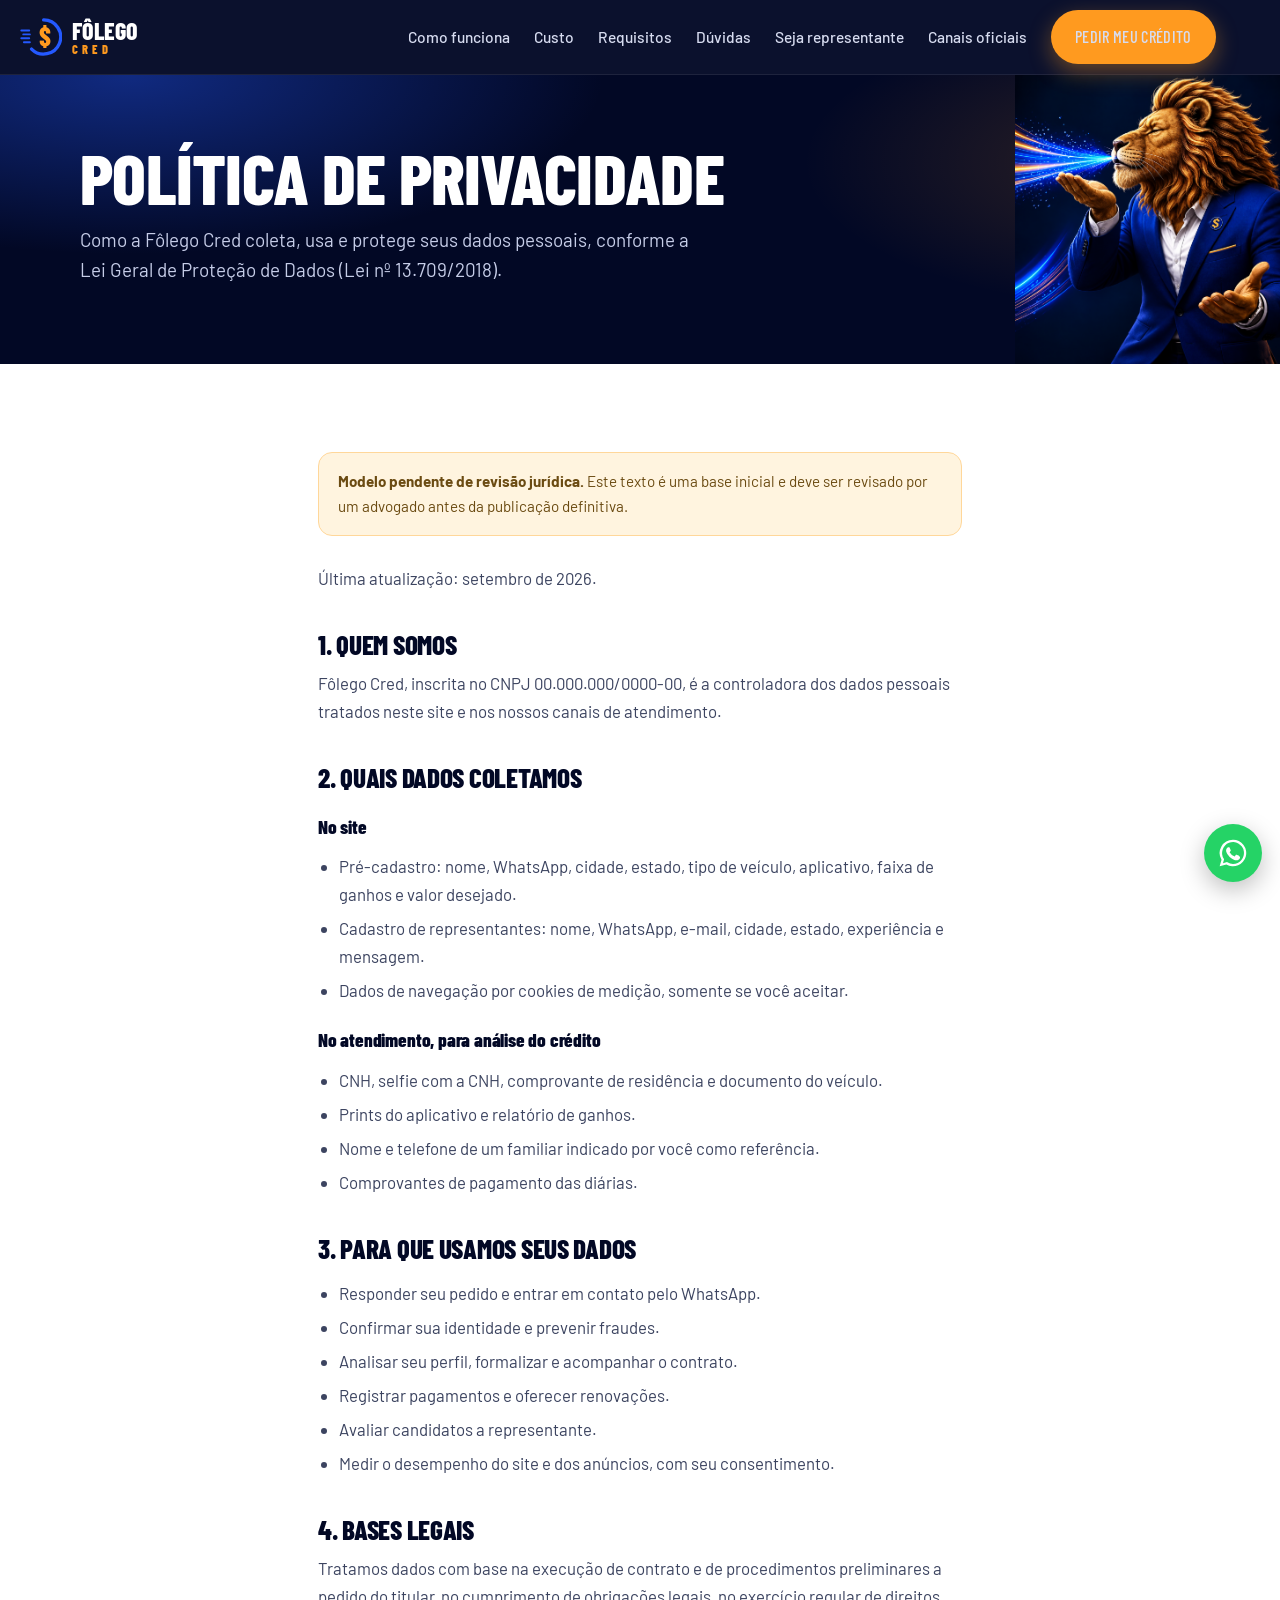
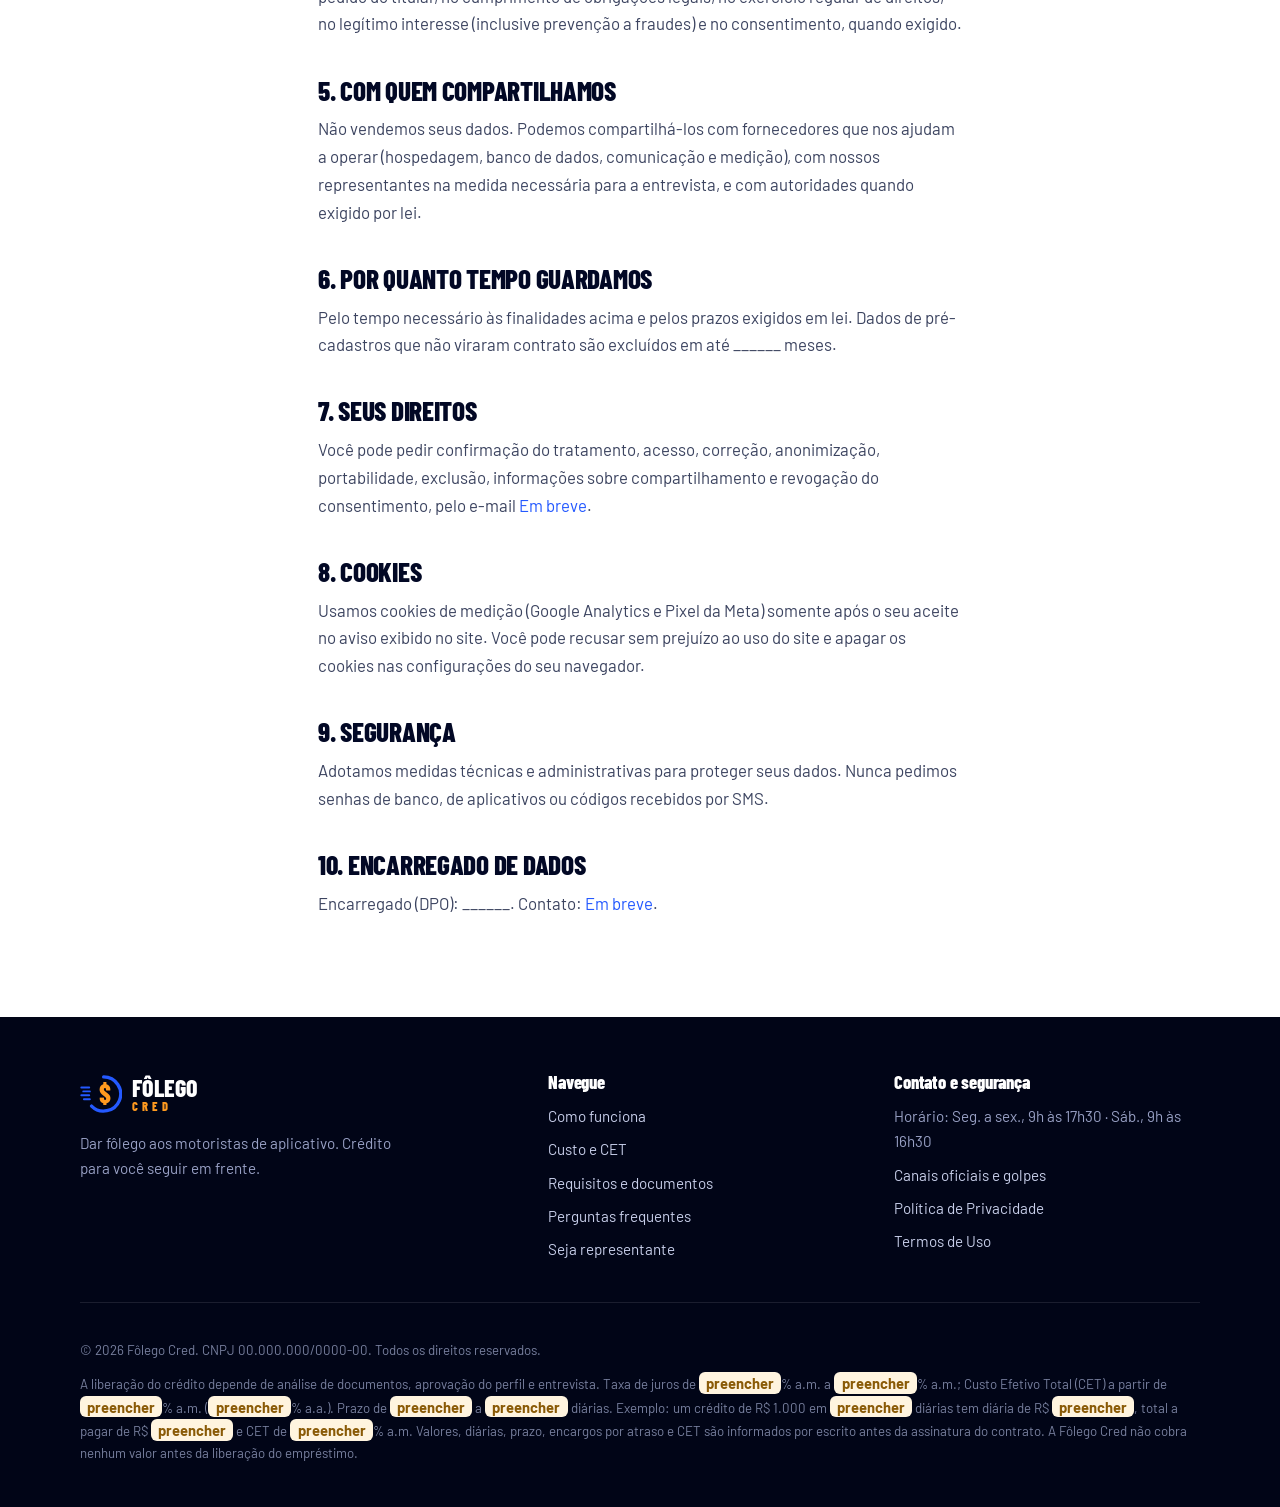
<file: politica-de-privacidade.html>
<!doctype html>
<html lang="pt-BR">
<head>
<meta charset="utf-8">
<meta name="viewport" content="width=device-width, initial-scale=1, viewport-fit=cover">
<title>Política de Privacidade | Fôlego Cred</title>
<meta name="description" content="Como a Fôlego Cred trata seus dados pessoais, de acordo com a LGPD.">
<link rel="canonical" href="https://www.folegocred.com.br/politica-de-privacidade.html">
<meta name="theme-color" content="#020825">
<meta property="og:type" content="website">
<meta property="og:locale" content="pt_BR">
<meta property="og:site_name" content="Fôlego Cred">
<meta property="og:title" content="Política de Privacidade | Fôlego Cred">
<meta property="og:description" content="Como a Fôlego Cred trata seus dados pessoais, de acordo com a LGPD.">
<meta property="og:url" content="https://www.folegocred.com.br/politica-de-privacidade.html">
<meta property="og:image" content="https://www.folegocred.com.br/assets/og-image.jpg">
<meta name="twitter:card" content="summary_large_image">
<link rel="icon" href="assets/favicon.svg" type="image/svg+xml">

<link rel="preconnect" href="https://fonts.googleapis.com">
<link rel="preconnect" href="https://fonts.gstatic.com" crossorigin>
<link href="https://fonts.googleapis.com/css2?family=Barlow+Condensed:ital,wght@0,700;0,800;1,700&family=Barlow:wght@400;500;600;700&display=swap" rel="stylesheet">
<link rel="stylesheet" href="styles.css">

</head>
<body data-pagina="privacidade">
<a class="pular" href="#conteudo">Pular para o conteúdo</a>
<header class="topo">
  <div class="wrap">
    <a class="marca" href="index.html" aria-label="Fôlego Cred, página inicial"><svg viewBox="0 0 64 64" aria-hidden="true"><g stroke="#2459FF" stroke-width="3" stroke-linecap="round"><path d="M2 22h12M5 28h10M2 34h12M6 40h9"/></g><path d="M36 6a26 26 0 1 1-18.4 44.4" fill="none" stroke="#2459FF" stroke-width="5" stroke-linecap="round"/><text x="38" y="45" text-anchor="middle" font-family="Barlow Condensed,Arial" font-weight="800" font-size="40" fill="#FF9A1F">$</text></svg><span class="marca-nome">Fôlego<small>Cred</small></span></a>
    <button class="menu-botao" aria-expanded="false" aria-controls="menu" aria-label="Abrir menu"><svg width="22" height="22" viewBox="0 0 24 24" fill="none" stroke="currentColor" stroke-width="2.2" stroke-linecap="round"><path d="M3 6h18M3 12h18M3 18h18"/></svg></button>
    <nav class="menu" id="menu" aria-label="Principal"><a href="index.html#como-funciona">Como funciona</a><a href="index.html#custo">Custo</a><a href="index.html#requisitos">Requisitos</a><a href="index.html#perguntas">Dúvidas</a><a href="seja-representante.html">Seja representante</a><a href="canais-oficiais.html">Canais oficiais</a><a class="btn btn-laranja" href="index.html#pedido">Pedir meu crédito</a></nav>
  </div>
</header>
<main id="conteudo">

<section class="cabeca-pagina"><div class="leao" aria-hidden="true"></div><div class="wrap"><h1>Política de Privacidade</h1><p class="intro">Como a Fôlego Cred coleta, usa e protege seus dados pessoais, conforme a Lei Geral de Proteção de Dados (Lei nº 13.709/2018).</p></div></section>
<section class="secao"><div class="wrap texto-legal leitura">
<div class="caixa-revisao"><strong>Modelo pendente de revisão jurídica.</strong> Este texto é uma base inicial e deve ser revisado por um advogado antes da publicação definitiva.</div>
<p>Última atualização: setembro de 2026.</p>
<h2>1. Quem somos</h2>
<p><span data-cfg="razao">Fôlego Cred</span>, inscrita no CNPJ <span data-cfg="cnpj">00.000.000/0000-00</span>, é a controladora dos dados pessoais tratados neste site e nos nossos canais de atendimento.</p>
<h2>2. Quais dados coletamos</h2>
<h3>No site</h3>
<ul><li>Pré-cadastro: nome, WhatsApp, cidade, estado, tipo de veículo, aplicativo, faixa de ganhos e valor desejado.</li><li>Cadastro de representantes: nome, WhatsApp, e-mail, cidade, estado, experiência e mensagem.</li><li>Dados de navegação por cookies de medição, somente se você aceitar.</li></ul>
<h3>No atendimento, para análise do crédito</h3>
<ul><li>CNH, selfie com a CNH, comprovante de residência e documento do veículo.</li><li>Prints do aplicativo e relatório de ganhos.</li><li>Nome e telefone de um familiar indicado por você como referência.</li><li>Comprovantes de pagamento das diárias.</li></ul>
<h2>3. Para que usamos seus dados</h2>
<ul><li>Responder seu pedido e entrar em contato pelo WhatsApp.</li><li>Confirmar sua identidade e prevenir fraudes.</li><li>Analisar seu perfil, formalizar e acompanhar o contrato.</li><li>Registrar pagamentos e oferecer renovações.</li><li>Avaliar candidatos a representante.</li><li>Medir o desempenho do site e dos anúncios, com seu consentimento.</li></ul>
<h2>4. Bases legais</h2>
<p>Tratamos dados com base na execução de contrato e de procedimentos preliminares a pedido do titular, no cumprimento de obrigações legais, no exercício regular de direitos, no legítimo interesse (inclusive prevenção a fraudes) e no consentimento, quando exigido.</p>
<h2>5. Com quem compartilhamos</h2>
<p>Não vendemos seus dados. Podemos compartilhá-los com fornecedores que nos ajudam a operar (hospedagem, banco de dados, comunicação e medição), com nossos representantes na medida necessária para a entrevista, e com autoridades quando exigido por lei.</p>
<h2>6. Por quanto tempo guardamos</h2>
<p>Pelo tempo necessário às finalidades acima e pelos prazos exigidos em lei. Dados de pré-cadastros que não viraram contrato são excluídos em até ______ meses.</p>
<h2>7. Seus direitos</h2>
<p>Você pode pedir confirmação do tratamento, acesso, correção, anonimização, portabilidade, exclusão, informações sobre compartilhamento e revogação do consentimento, pelo e-mail <a data-link="email" data-cfg="email">Em breve</a>.</p>
<h2>8. Cookies</h2>
<p>Usamos cookies de medição (Google Analytics e Pixel da Meta) somente após o seu aceite no aviso exibido no site. Você pode recusar sem prejuízo ao uso do site e apagar os cookies nas configurações do seu navegador.</p>
<h2>9. Segurança</h2>
<p>Adotamos medidas técnicas e administrativas para proteger seus dados. Nunca pedimos senhas de banco, de aplicativos ou códigos recebidos por SMS.</p>
<h2>10. Encarregado de dados</h2>
<p>Encarregado (DPO): ______. Contato: <a data-link="email" data-cfg="email">Em breve</a>.</p>
</div></section>

</main>
<footer class="rodape">
  <div class="wrap">
    <div class="colunas">
      <div>
        <a class="marca" href="index.html" aria-label="Fôlego Cred"><svg viewBox="0 0 64 64" aria-hidden="true"><g stroke="#2459FF" stroke-width="3" stroke-linecap="round"><path d="M2 22h12M5 28h10M2 34h12M6 40h9"/></g><path d="M36 6a26 26 0 1 1-18.4 44.4" fill="none" stroke="#2459FF" stroke-width="5" stroke-linecap="round"/><text x="38" y="45" text-anchor="middle" font-family="Barlow Condensed,Arial" font-weight="800" font-size="40" fill="#FF9A1F">$</text></svg><span class="marca-nome">Fôlego<small>Cred</small></span></a>
        <p style="margin-top:1rem;max-width:36ch">Dar fôlego aos motoristas de aplicativo. Crédito para você seguir em frente.</p>
      </div>
      <div>
        <h3>Navegue</h3>
        <ul>
          <li><a href="#como-funciona">Como funciona</a></li>
          <li><a href="#custo">Custo e CET</a></li>
          <li><a href="#requisitos">Requisitos e documentos</a></li>
          <li><a href="#perguntas">Perguntas frequentes</a></li>
          <li><a href="seja-representante.html">Seja representante</a></li>
        </ul>
      </div>
      <div>
        <h3>Contato e segurança</h3>        <ul>
          <li>Horário: <span data-cfg="horario">Em breve</span></li>
          <li><a href="canais-oficiais.html">Canais oficiais e golpes</a></li>
          <li><a href="politica-de-privacidade.html">Política de Privacidade</a></li>
          <li><a href="termos-de-uso.html">Termos de Uso</a></li>
        </ul>
      </div>
    </div>
    <div class="legal">
      <!-- ATENÇÃO: este bloco precisa da razão social, do CNPJ real e das
           taxas praticadas. Se a operação for feita por meio de instituição
           financeira parceira, nomeie a instituição e o CNPJ dela aqui. -->
      <p>© <span data-cfg="ano">2026</span> <span data-cfg="razao">Fôlego Cred</span>. CNPJ <span data-cfg="cnpj">00.000.000/0000-00</span>. Todos os direitos reservados.</p>
      <p>A liberação do crédito depende de análise de documentos, aprovação do perfil e entrevista. Taxa de juros de <span class="preencher">preencher</span>% a.m. a <span class="preencher">preencher</span>% a.m.; Custo Efetivo Total (CET) a partir de <span class="preencher">preencher</span>% a.m. (<span class="preencher">preencher</span>% a.a.). Prazo de <span class="preencher">preencher</span> a <span class="preencher">preencher</span> diárias. Exemplo: um crédito de R$ 1.000 em <span class="preencher">preencher</span> diárias tem diária de R$ <span class="preencher">preencher</span>, total a pagar de R$ <span class="preencher">preencher</span> e CET de <span class="preencher">preencher</span>% a.m. Valores, diárias, prazo, encargos por atraso e CET são informados por escrito antes da assinatura do contrato. A Fôlego Cred não cobra nenhum valor antes da liberação do empréstimo.</p>
    </div>
  </div>
</footer>
<a class="zap" href="#" hidden aria-label="Falar com a Fôlego Cred no WhatsApp"><svg viewBox="0 0 24 24" fill="currentColor" aria-hidden="true"><path d="M12 2a10 10 0 0 0-8.6 15.1L2 22l5-1.3A10 10 0 1 0 12 2zm0 18.2a8.2 8.2 0 0 1-4.2-1.2l-.3-.2-3 .8.8-2.9-.2-.3A8.2 8.2 0 1 1 12 20.2zm4.5-6.1c-.2-.1-1.5-.7-1.7-.8-.2-.1-.4-.1-.6.1l-.8 1c-.1.2-.3.2-.5.1a6.7 6.7 0 0 1-3.3-2.9c-.2-.4.2-.4.7-1.3.1-.2 0-.3 0-.4l-.8-1.8c-.2-.5-.4-.4-.6-.4h-.5a1 1 0 0 0-.7.3 3 3 0 0 0-.9 2.2c0 1.3.9 2.5 1.1 2.7.1.2 1.8 2.8 4.4 3.9 1.6.7 2.3.8 3.1.6.5-.1 1.5-.6 1.7-1.2.2-.6.2-1.1.2-1.2-.1-.1-.2-.2-.5-.3z"/></svg></a>
<div class="barra-fixa"><a class="btn btn-laranja" href="index.html#pedido">Pedir meu crédito</a></div>
<div class="cookies" id="cookies" hidden role="region" aria-label="Aviso de cookies">
  <p>Usamos cookies de medição para entender como o site é usado e melhorar nossos anúncios. Saiba mais na <a href="politica-de-privacidade.html">Política de Privacidade</a>.</p>
  <div class="acoes"><button class="btn btn-laranja" data-cookies="aceito">Aceitar</button><button class="btn btn-contorno" data-cookies="recusado">Recusar</button></div>
</div>
<script src="config.js"></script>
<script src="script.js"></script>
</body>
</html>
</file>
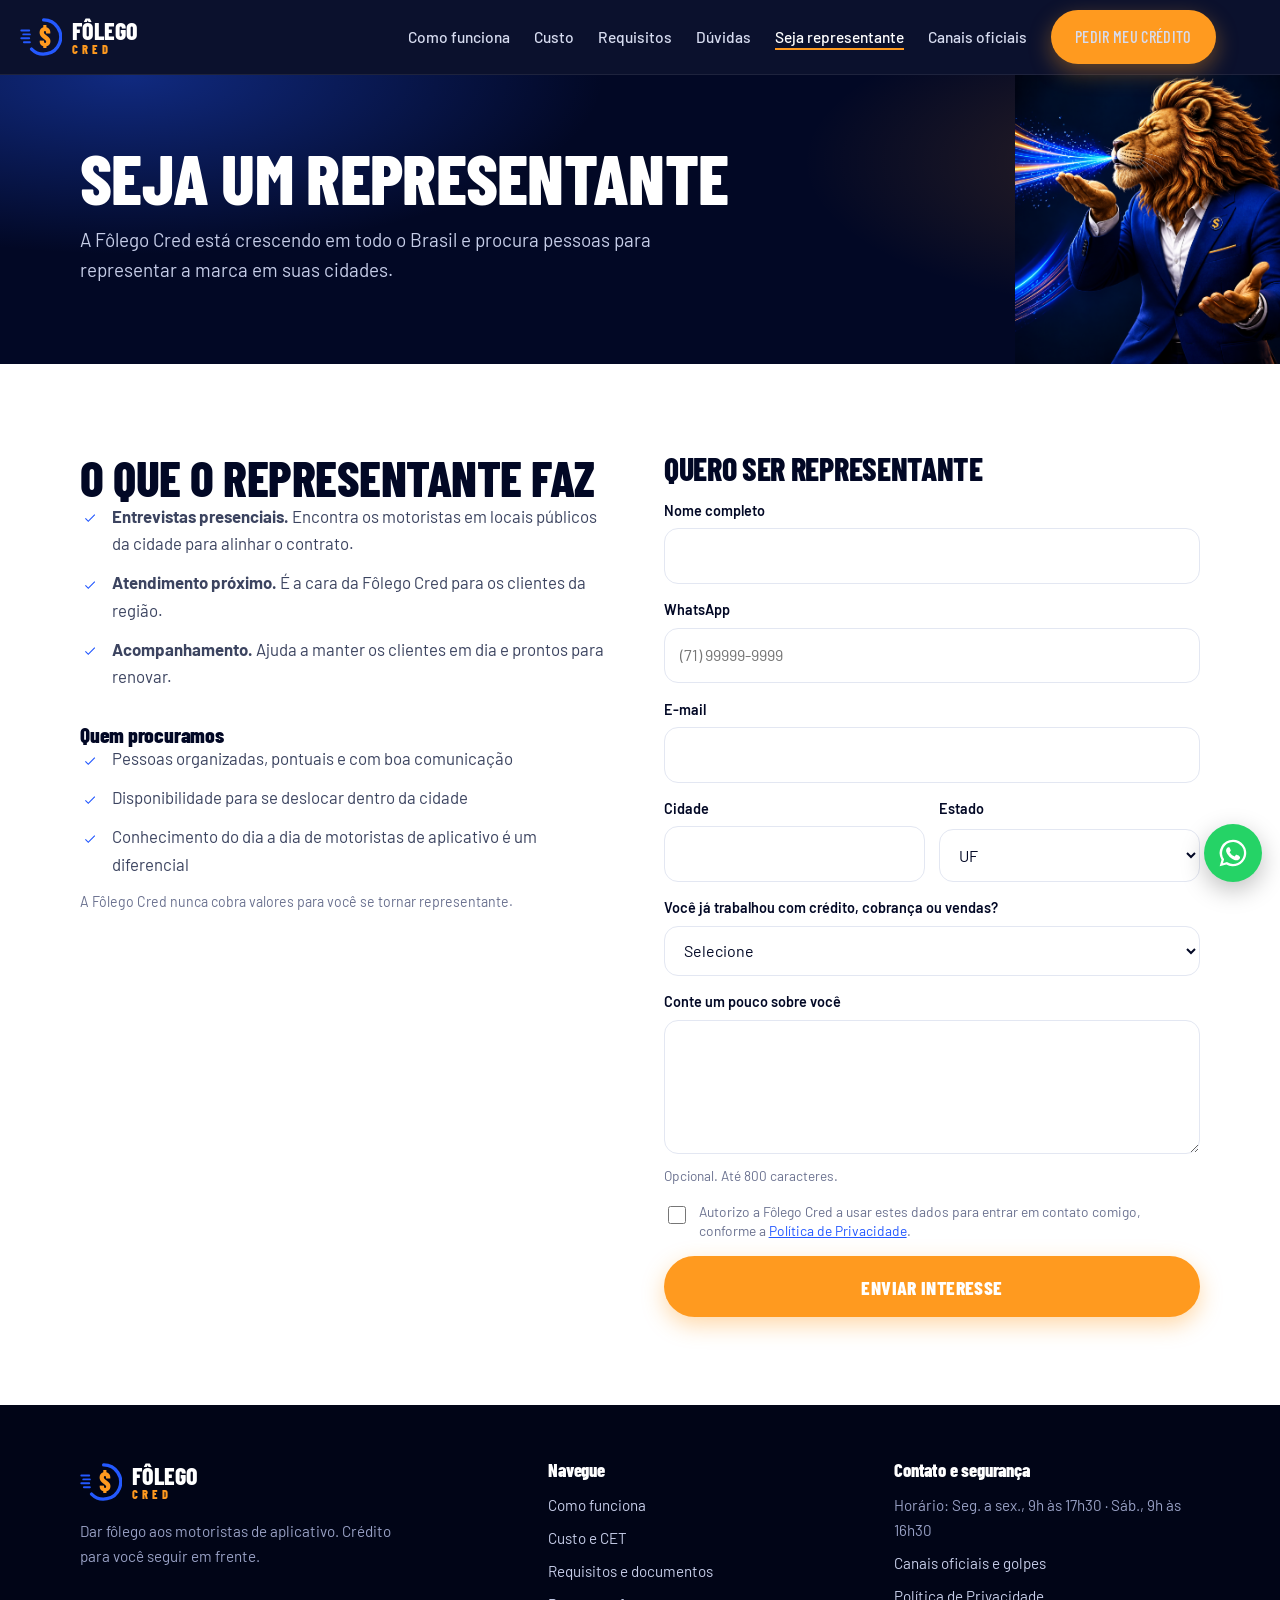
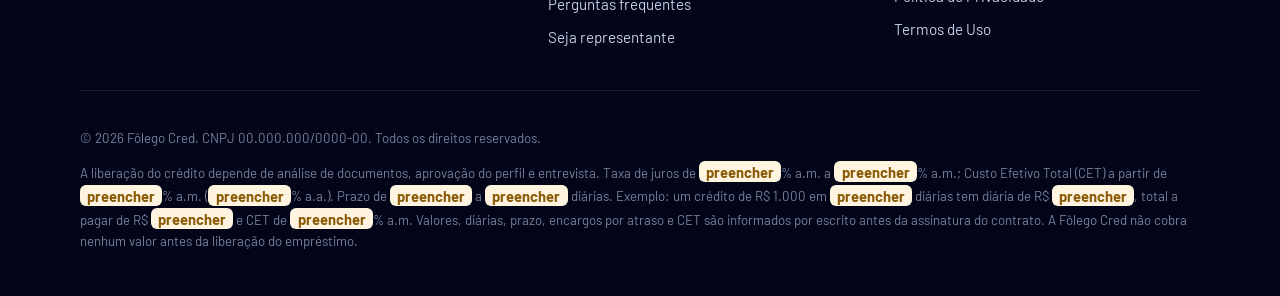
<file: seja-representante.html>
<!doctype html>
<html lang="pt-BR">
<head>
<meta charset="utf-8">
<meta name="viewport" content="width=device-width, initial-scale=1, viewport-fit=cover">
<title>Seja representante | Fôlego Cred</title>
<meta name="description" content="Represente a Fôlego Cred na sua cidade. Cadastre seu interesse para atuar com motoristas de aplicativo.">
<link rel="canonical" href="https://www.folegocred.com.br/seja-representante.html">
<meta name="theme-color" content="#020825">
<meta property="og:type" content="website">
<meta property="og:locale" content="pt_BR">
<meta property="og:site_name" content="Fôlego Cred">
<meta property="og:title" content="Seja representante | Fôlego Cred">
<meta property="og:description" content="Represente a Fôlego Cred na sua cidade. Cadastre seu interesse para atuar com motoristas de aplicativo.">
<meta property="og:url" content="https://www.folegocred.com.br/seja-representante.html">
<meta property="og:image" content="https://www.folegocred.com.br/assets/og-image.jpg">
<meta name="twitter:card" content="summary_large_image">
<link rel="icon" href="assets/favicon.svg" type="image/svg+xml">

<link rel="preconnect" href="https://fonts.googleapis.com">
<link rel="preconnect" href="https://fonts.gstatic.com" crossorigin>
<link href="https://fonts.googleapis.com/css2?family=Barlow+Condensed:ital,wght@0,700;0,800;1,700&family=Barlow:wght@400;500;600;700&display=swap" rel="stylesheet">
<link rel="stylesheet" href="styles.css">

</head>
<body data-pagina="representante">
<a class="pular" href="#conteudo">Pular para o conteúdo</a>
<header class="topo">
  <div class="wrap">
    <a class="marca" href="index.html" aria-label="Fôlego Cred, página inicial"><svg viewBox="0 0 64 64" aria-hidden="true"><g stroke="#2459FF" stroke-width="3" stroke-linecap="round"><path d="M2 22h12M5 28h10M2 34h12M6 40h9"/></g><path d="M36 6a26 26 0 1 1-18.4 44.4" fill="none" stroke="#2459FF" stroke-width="5" stroke-linecap="round"/><text x="38" y="45" text-anchor="middle" font-family="Barlow Condensed,Arial" font-weight="800" font-size="40" fill="#FF9A1F">$</text></svg><span class="marca-nome">Fôlego<small>Cred</small></span></a>
    <button class="menu-botao" aria-expanded="false" aria-controls="menu" aria-label="Abrir menu"><svg width="22" height="22" viewBox="0 0 24 24" fill="none" stroke="currentColor" stroke-width="2.2" stroke-linecap="round"><path d="M3 6h18M3 12h18M3 18h18"/></svg></button>
    <nav class="menu" id="menu" aria-label="Principal"><a href="index.html#como-funciona">Como funciona</a><a href="index.html#custo">Custo</a><a href="index.html#requisitos">Requisitos</a><a href="index.html#perguntas">Dúvidas</a><a href="seja-representante.html" aria-current="page">Seja representante</a><a href="canais-oficiais.html">Canais oficiais</a><a class="btn btn-laranja" href="index.html#pedido">Pedir meu crédito</a></nav>
  </div>
</header>
<main id="conteudo">

<section class="cabeca-pagina"><div class="leao" aria-hidden="true"></div><div class="wrap">
  <h1>Seja um representante</h1>
  <p class="intro">A Fôlego Cred está crescendo em todo o Brasil e procura pessoas para representar a marca em suas cidades.</p>
</div></section>
<section class="secao"><div class="wrap duas">
  <div>
    <h2>O que o representante faz</h2>
    <ul class="lista-check">
      <li><strong>Entrevistas presenciais.</strong> Encontra os motoristas em locais públicos da cidade para alinhar o contrato.</li>
      <li><strong>Atendimento próximo.</strong> É a cara da Fôlego Cred para os clientes da região.</li>
      <li><strong>Acompanhamento.</strong> Ajuda a manter os clientes em dia e prontos para renovar.</li>
    </ul>
    <h3 style="margin-top:2rem">Quem procuramos</h3>
    <ul class="lista-check">
      <li>Pessoas organizadas, pontuais e com boa comunicação</li>
      <li>Disponibilidade para se deslocar dentro da cidade</li>
      <li>Conhecimento do dia a dia de motoristas de aplicativo é um diferencial</li>
    </ul>
    <p class="nota">A Fôlego Cred nunca cobra valores para você se tornar representante.</p>
  </div>
  <form class="form" data-tabela="representantes" data-sucesso="Interesse registrado! Se o seu perfil combinar com uma vaga na sua região, entraremos em contato." novalidate>
    <h2 style="font-size:2rem;margin:0">Quero ser representante</h2>
    <div class="campo"><label for="r-nome">Nome completo</label><input id="r-nome" name="nome" required autocomplete="name" maxlength="120"></div>
    <div class="campo"><label for="r-tel">WhatsApp</label><input id="r-tel" name="telefone" type="tel" required autocomplete="tel" inputmode="tel" placeholder="(71) 99999-9999" pattern="\(\d{2}\) \d{5}-\d{4}"></div>
    <div class="campo"><label for="r-email">E-mail</label><input id="r-email" name="email" type="email" autocomplete="email" maxlength="120"></div>
    <div class="linha2">
      <div class="campo"><label for="r-cidade">Cidade</label><input id="r-cidade" name="cidade" required maxlength="80"></div>
      <div class="campo"><label for="r-uf">Estado</label><select id="r-uf" name="uf" required><option value="">UF</option><option>AC</option><option>AL</option><option>AP</option><option>AM</option><option>BA</option><option>CE</option><option>DF</option><option>ES</option><option>GO</option><option>MA</option><option>MT</option><option>MS</option><option>MG</option><option>PA</option><option>PB</option><option>PR</option><option>PE</option><option>PI</option><option>RJ</option><option>RN</option><option>RS</option><option>RO</option><option>RR</option><option>SC</option><option>SP</option><option>SE</option><option>TO</option></select></div>
    </div>
    <div class="campo"><label for="r-exp">Você já trabalhou com crédito, cobrança ou vendas?</label><select id="r-exp" name="experiencia" required><option value="">Selecione</option><option>Sim</option><option>Não</option></select></div>
    <div class="campo"><label for="r-msg">Conte um pouco sobre você</label><textarea id="r-msg" rows="4" name="mensagem" maxlength="800"></textarea><p class="ajuda">Opcional. Até 800 caracteres.</p></div>
    <div class="hp" aria-hidden="true"><label>Site<input name="site" tabindex="-1" autocomplete="off"></label></div>
      <label class="consentimento"><input type="checkbox" required> <span>Autorizo a Fôlego Cred a usar estes dados para entrar em contato comigo, conforme a <a href="politica-de-privacidade.html">Política de Privacidade</a>.</span></label>
      <div class="retorno" role="status" tabindex="-1"></div>
      <button class="btn btn-laranja" type="submit" data-texto="Enviar interesse">Enviar interesse</button>
  </form>
</div></section>

</main>
<footer class="rodape">
  <div class="wrap">
    <div class="colunas">
      <div>
        <a class="marca" href="index.html" aria-label="Fôlego Cred"><svg viewBox="0 0 64 64" aria-hidden="true"><g stroke="#2459FF" stroke-width="3" stroke-linecap="round"><path d="M2 22h12M5 28h10M2 34h12M6 40h9"/></g><path d="M36 6a26 26 0 1 1-18.4 44.4" fill="none" stroke="#2459FF" stroke-width="5" stroke-linecap="round"/><text x="38" y="45" text-anchor="middle" font-family="Barlow Condensed,Arial" font-weight="800" font-size="40" fill="#FF9A1F">$</text></svg><span class="marca-nome">Fôlego<small>Cred</small></span></a>
        <p style="margin-top:1rem;max-width:36ch">Dar fôlego aos motoristas de aplicativo. Crédito para você seguir em frente.</p>
      </div>
      <div>
        <h3>Navegue</h3>
        <ul>
          <li><a href="#como-funciona">Como funciona</a></li>
          <li><a href="#custo">Custo e CET</a></li>
          <li><a href="#requisitos">Requisitos e documentos</a></li>
          <li><a href="#perguntas">Perguntas frequentes</a></li>
          <li><a href="seja-representante.html">Seja representante</a></li>
        </ul>
      </div>
      <div>
        <h3>Contato e segurança</h3>        <ul>
          <li>Horário: <span data-cfg="horario">Em breve</span></li>
          <li><a href="canais-oficiais.html">Canais oficiais e golpes</a></li>
          <li><a href="politica-de-privacidade.html">Política de Privacidade</a></li>
          <li><a href="termos-de-uso.html">Termos de Uso</a></li>
        </ul>
      </div>
    </div>
    <div class="legal">
      <p>© <span data-cfg="ano">2026</span> <span data-cfg="razao">Fôlego Cred</span>. CNPJ <span data-cfg="cnpj">00.000.000/0000-00</span>. Todos os direitos reservados.</p>
      <p>A liberação do crédito depende de análise de documentos, aprovação do perfil e entrevista. Taxa de juros de <span class="preencher">preencher</span>% a.m. a <span class="preencher">preencher</span>% a.m.; Custo Efetivo Total (CET) a partir de <span class="preencher">preencher</span>% a.m. (<span class="preencher">preencher</span>% a.a.). Prazo de <span class="preencher">preencher</span> a <span class="preencher">preencher</span> diárias. Exemplo: um crédito de R$ 1.000 em <span class="preencher">preencher</span> diárias tem diária de R$ <span class="preencher">preencher</span>, total a pagar de R$ <span class="preencher">preencher</span> e CET de <span class="preencher">preencher</span>% a.m. Valores, diárias, prazo, encargos por atraso e CET são informados por escrito antes da assinatura do contrato. A Fôlego Cred não cobra nenhum valor antes da liberação do empréstimo.</p>
    </div>
  </div>
</footer>
<a class="zap" href="#" hidden aria-label="Falar com a Fôlego Cred no WhatsApp"><svg viewBox="0 0 24 24" fill="currentColor" aria-hidden="true"><path d="M12 2a10 10 0 0 0-8.6 15.1L2 22l5-1.3A10 10 0 1 0 12 2zm0 18.2a8.2 8.2 0 0 1-4.2-1.2l-.3-.2-3 .8.8-2.9-.2-.3A8.2 8.2 0 1 1 12 20.2zm4.5-6.1c-.2-.1-1.5-.7-1.7-.8-.2-.1-.4-.1-.6.1l-.8 1c-.1.2-.3.2-.5.1a6.7 6.7 0 0 1-3.3-2.9c-.2-.4.2-.4.7-1.3.1-.2 0-.3 0-.4l-.8-1.8c-.2-.5-.4-.4-.6-.4h-.5a1 1 0 0 0-.7.3 3 3 0 0 0-.9 2.2c0 1.3.9 2.5 1.1 2.7.1.2 1.8 2.8 4.4 3.9 1.6.7 2.3.8 3.1.6.5-.1 1.5-.6 1.7-1.2.2-.6.2-1.1.2-1.2-.1-.1-.2-.2-.5-.3z"/></svg></a>
<div class="barra-fixa"><a class="btn btn-laranja" href="index.html#pedido">Pedir meu crédito</a></div>
<div class="cookies" id="cookies" hidden role="region" aria-label="Aviso de cookies">
  <p>Usamos cookies de medição para entender como o site é usado e melhorar nossos anúncios. Saiba mais na <a href="politica-de-privacidade.html">Política de Privacidade</a>.</p>
  <div class="acoes"><button class="btn btn-laranja" data-cookies="aceito">Aceitar</button><button class="btn btn-contorno" data-cookies="recusado">Recusar</button></div>
</div>
<script src="config.js"></script>
<script src="script.js"></script>
</body>
</html>
</file>
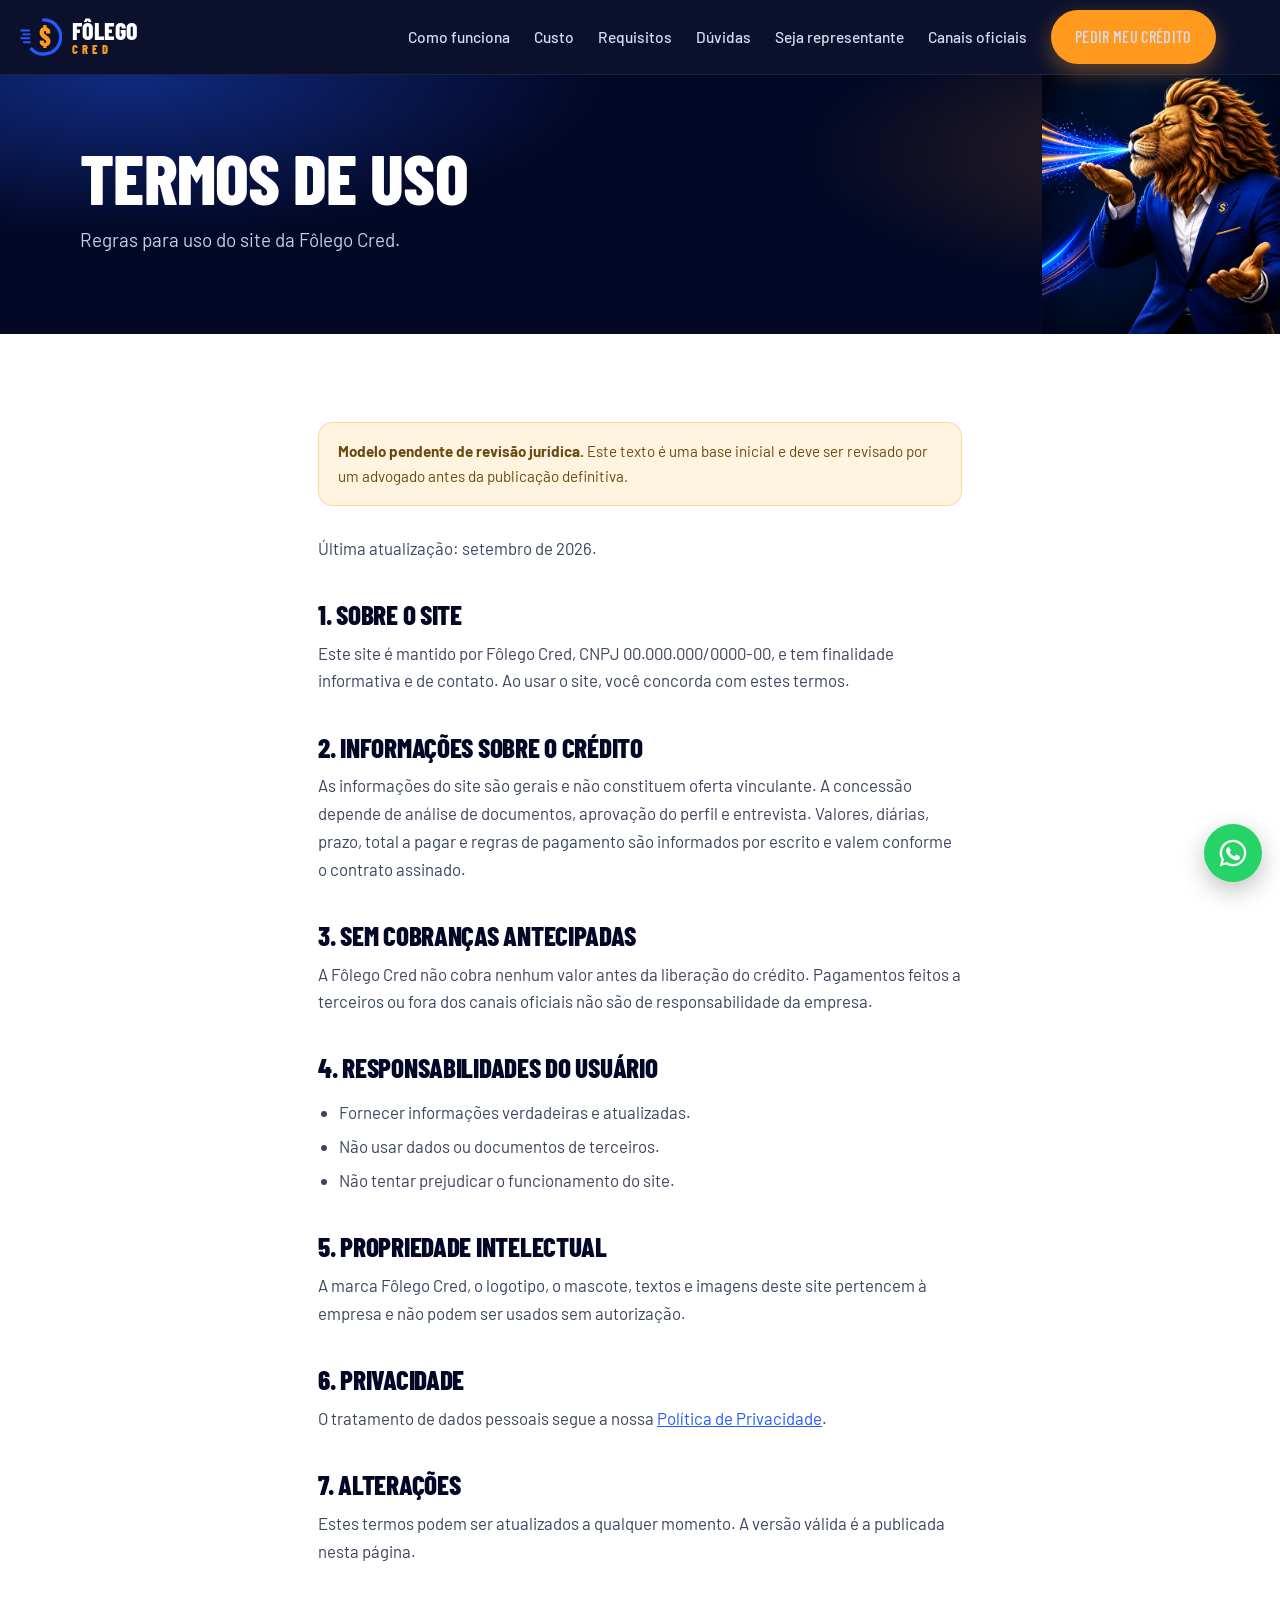
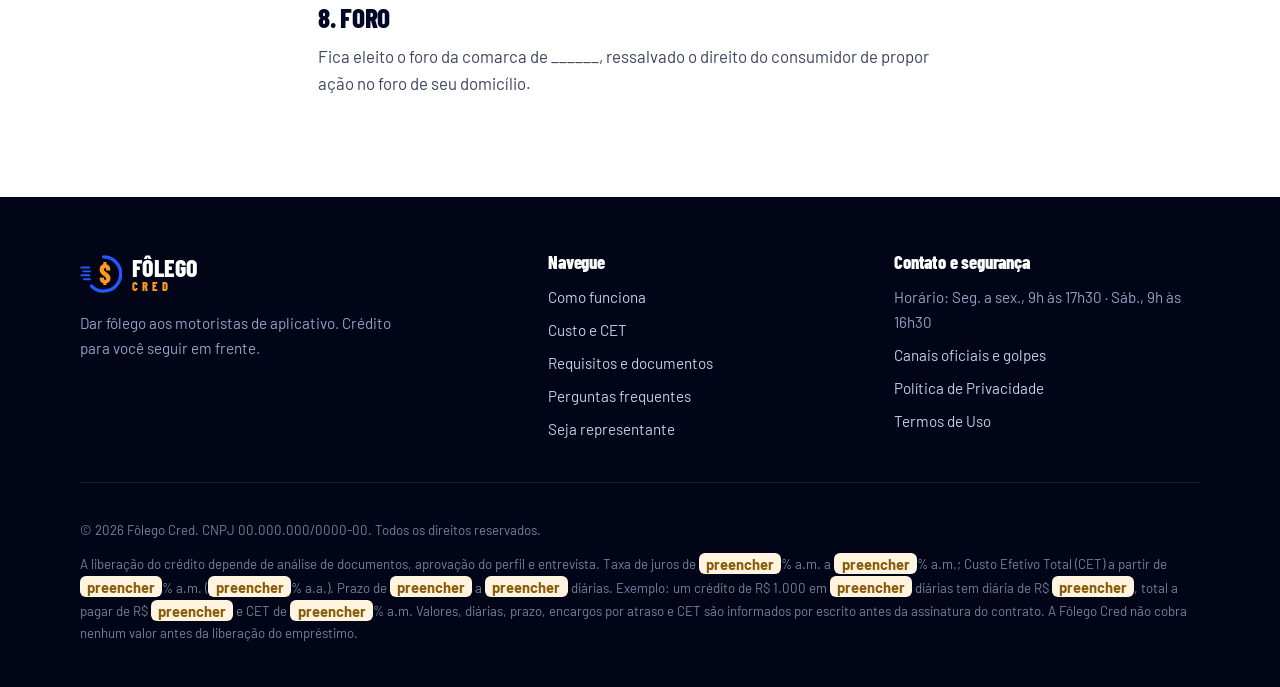
<file: termos-de-uso.html>
<!doctype html>
<html lang="pt-BR">
<head>
<meta charset="utf-8">
<meta name="viewport" content="width=device-width, initial-scale=1, viewport-fit=cover">
<title>Termos de Uso | Fôlego Cred</title>
<meta name="description" content="Termos de uso do site da Fôlego Cred.">
<link rel="canonical" href="https://www.folegocred.com.br/termos-de-uso.html">
<meta name="theme-color" content="#020825">
<meta property="og:type" content="website">
<meta property="og:locale" content="pt_BR">
<meta property="og:site_name" content="Fôlego Cred">
<meta property="og:title" content="Termos de Uso | Fôlego Cred">
<meta property="og:description" content="Termos de uso do site da Fôlego Cred.">
<meta property="og:url" content="https://www.folegocred.com.br/termos-de-uso.html">
<meta property="og:image" content="https://www.folegocred.com.br/assets/og-image.jpg">
<meta name="twitter:card" content="summary_large_image">
<link rel="icon" href="assets/favicon.svg" type="image/svg+xml">

<link rel="preconnect" href="https://fonts.googleapis.com">
<link rel="preconnect" href="https://fonts.gstatic.com" crossorigin>
<link href="https://fonts.googleapis.com/css2?family=Barlow+Condensed:ital,wght@0,700;0,800;1,700&family=Barlow:wght@400;500;600;700&display=swap" rel="stylesheet">
<link rel="stylesheet" href="styles.css">

</head>
<body data-pagina="termos">
<a class="pular" href="#conteudo">Pular para o conteúdo</a>
<header class="topo">
  <div class="wrap">
    <a class="marca" href="index.html" aria-label="Fôlego Cred, página inicial"><svg viewBox="0 0 64 64" aria-hidden="true"><g stroke="#2459FF" stroke-width="3" stroke-linecap="round"><path d="M2 22h12M5 28h10M2 34h12M6 40h9"/></g><path d="M36 6a26 26 0 1 1-18.4 44.4" fill="none" stroke="#2459FF" stroke-width="5" stroke-linecap="round"/><text x="38" y="45" text-anchor="middle" font-family="Barlow Condensed,Arial" font-weight="800" font-size="40" fill="#FF9A1F">$</text></svg><span class="marca-nome">Fôlego<small>Cred</small></span></a>
    <button class="menu-botao" aria-expanded="false" aria-controls="menu" aria-label="Abrir menu"><svg width="22" height="22" viewBox="0 0 24 24" fill="none" stroke="currentColor" stroke-width="2.2" stroke-linecap="round"><path d="M3 6h18M3 12h18M3 18h18"/></svg></button>
    <nav class="menu" id="menu" aria-label="Principal"><a href="index.html#como-funciona">Como funciona</a><a href="index.html#custo">Custo</a><a href="index.html#requisitos">Requisitos</a><a href="index.html#perguntas">Dúvidas</a><a href="seja-representante.html">Seja representante</a><a href="canais-oficiais.html">Canais oficiais</a><a class="btn btn-laranja" href="index.html#pedido">Pedir meu crédito</a></nav>
  </div>
</header>
<main id="conteudo">

<section class="cabeca-pagina"><div class="leao" aria-hidden="true"></div><div class="wrap"><h1>Termos de Uso</h1><p class="intro">Regras para uso do site da Fôlego Cred.</p></div></section>
<section class="secao"><div class="wrap texto-legal leitura">
<div class="caixa-revisao"><strong>Modelo pendente de revisão jurídica.</strong> Este texto é uma base inicial e deve ser revisado por um advogado antes da publicação definitiva.</div>
<p>Última atualização: setembro de 2026.</p>
<h2>1. Sobre o site</h2>
<p>Este site é mantido por <span data-cfg="razao">Fôlego Cred</span>, CNPJ <span data-cfg="cnpj">00.000.000/0000-00</span>, e tem finalidade informativa e de contato. Ao usar o site, você concorda com estes termos.</p>
<h2>2. Informações sobre o crédito</h2>
<p>As informações do site são gerais e não constituem oferta vinculante. A concessão depende de análise de documentos, aprovação do perfil e entrevista. Valores, diárias, prazo, total a pagar e regras de pagamento são informados por escrito e valem conforme o contrato assinado.</p>
<h2>3. Sem cobranças antecipadas</h2>
<p>A Fôlego Cred não cobra nenhum valor antes da liberação do crédito. Pagamentos feitos a terceiros ou fora dos canais oficiais não são de responsabilidade da empresa.</p>
<h2>4. Responsabilidades do usuário</h2>
<ul><li>Fornecer informações verdadeiras e atualizadas.</li><li>Não usar dados ou documentos de terceiros.</li><li>Não tentar prejudicar o funcionamento do site.</li></ul>
<h2>5. Propriedade intelectual</h2>
<p>A marca Fôlego Cred, o logotipo, o mascote, textos e imagens deste site pertencem à empresa e não podem ser usados sem autorização.</p>
<h2>6. Privacidade</h2>
<p>O tratamento de dados pessoais segue a nossa <a href="politica-de-privacidade.html">Política de Privacidade</a>.</p>
<h2>7. Alterações</h2>
<p>Estes termos podem ser atualizados a qualquer momento. A versão válida é a publicada nesta página.</p>
<h2>8. Foro</h2>
<p>Fica eleito o foro da comarca de ______, ressalvado o direito do consumidor de propor ação no foro de seu domicílio.</p>
</div></section>

</main>
<footer class="rodape">
  <div class="wrap">
    <div class="colunas">
      <div>
        <a class="marca" href="index.html" aria-label="Fôlego Cred"><svg viewBox="0 0 64 64" aria-hidden="true"><g stroke="#2459FF" stroke-width="3" stroke-linecap="round"><path d="M2 22h12M5 28h10M2 34h12M6 40h9"/></g><path d="M36 6a26 26 0 1 1-18.4 44.4" fill="none" stroke="#2459FF" stroke-width="5" stroke-linecap="round"/><text x="38" y="45" text-anchor="middle" font-family="Barlow Condensed,Arial" font-weight="800" font-size="40" fill="#FF9A1F">$</text></svg><span class="marca-nome">Fôlego<small>Cred</small></span></a>
        <p style="margin-top:1rem;max-width:36ch">Dar fôlego aos motoristas de aplicativo. Crédito para você seguir em frente.</p>
      </div>
      <div>
        <h3>Navegue</h3>
        <ul>
          <li><a href="#como-funciona">Como funciona</a></li>
          <li><a href="#custo">Custo e CET</a></li>
          <li><a href="#requisitos">Requisitos e documentos</a></li>
          <li><a href="#perguntas">Perguntas frequentes</a></li>
          <li><a href="seja-representante.html">Seja representante</a></li>
        </ul>
      </div>
      <div>
        <h3>Contato e segurança</h3>        <ul>
          <li>Horário: <span data-cfg="horario">Em breve</span></li>
          <li><a href="canais-oficiais.html">Canais oficiais e golpes</a></li>
          <li><a href="politica-de-privacidade.html">Política de Privacidade</a></li>
          <li><a href="termos-de-uso.html">Termos de Uso</a></li>
        </ul>
      </div>
    </div>
    <div class="legal">
      <!-- ATENÇÃO: este bloco precisa da razão social, do CNPJ real e das
           taxas praticadas. Se a operação for feita por meio de instituição
           financeira parceira, nomeie a instituição e o CNPJ dela aqui. -->
      <p>© <span data-cfg="ano">2026</span> <span data-cfg="razao">Fôlego Cred</span>. CNPJ <span data-cfg="cnpj">00.000.000/0000-00</span>. Todos os direitos reservados.</p>
      <p>A liberação do crédito depende de análise de documentos, aprovação do perfil e entrevista. Taxa de juros de <span class="preencher">preencher</span>% a.m. a <span class="preencher">preencher</span>% a.m.; Custo Efetivo Total (CET) a partir de <span class="preencher">preencher</span>% a.m. (<span class="preencher">preencher</span>% a.a.). Prazo de <span class="preencher">preencher</span> a <span class="preencher">preencher</span> diárias. Exemplo: um crédito de R$ 1.000 em <span class="preencher">preencher</span> diárias tem diária de R$ <span class="preencher">preencher</span>, total a pagar de R$ <span class="preencher">preencher</span> e CET de <span class="preencher">preencher</span>% a.m. Valores, diárias, prazo, encargos por atraso e CET são informados por escrito antes da assinatura do contrato. A Fôlego Cred não cobra nenhum valor antes da liberação do empréstimo.</p>
    </div>
  </div>
</footer>
<a class="zap" href="#" hidden aria-label="Falar com a Fôlego Cred no WhatsApp"><svg viewBox="0 0 24 24" fill="currentColor" aria-hidden="true"><path d="M12 2a10 10 0 0 0-8.6 15.1L2 22l5-1.3A10 10 0 1 0 12 2zm0 18.2a8.2 8.2 0 0 1-4.2-1.2l-.3-.2-3 .8.8-2.9-.2-.3A8.2 8.2 0 1 1 12 20.2zm4.5-6.1c-.2-.1-1.5-.7-1.7-.8-.2-.1-.4-.1-.6.1l-.8 1c-.1.2-.3.2-.5.1a6.7 6.7 0 0 1-3.3-2.9c-.2-.4.2-.4.7-1.3.1-.2 0-.3 0-.4l-.8-1.8c-.2-.5-.4-.4-.6-.4h-.5a1 1 0 0 0-.7.3 3 3 0 0 0-.9 2.2c0 1.3.9 2.5 1.1 2.7.1.2 1.8 2.8 4.4 3.9 1.6.7 2.3.8 3.1.6.5-.1 1.5-.6 1.7-1.2.2-.6.2-1.1.2-1.2-.1-.1-.2-.2-.5-.3z"/></svg></a>
<div class="barra-fixa"><a class="btn btn-laranja" href="index.html#pedido">Pedir meu crédito</a></div>
<div class="cookies" id="cookies" hidden role="region" aria-label="Aviso de cookies">
  <p>Usamos cookies de medição para entender como o site é usado e melhorar nossos anúncios. Saiba mais na <a href="politica-de-privacidade.html">Política de Privacidade</a>.</p>
  <div class="acoes"><button class="btn btn-laranja" data-cookies="aceito">Aceitar</button><button class="btn btn-contorno" data-cookies="recusado">Recusar</button></div>
</div>
<script src="config.js"></script>
<script src="script.js"></script>
</body>
</html>
</file>
<file: styles.css>
:root{
  --azul:#2459FF; --azul-esc:#1740C7; --laranja:#FF9A1F; --laranja-esc:#E8820A;
  --tinta:#020825; --tinta-2:#0B1440; --grafite:#3C4460; --cinza:#6B7290;
  --linha:#E3E7F2; --claro:#F4F6FC; --branco:#fff;
  --raio:18px; --raio-g:26px;
  --sombra:0 10px 30px rgba(2,8,37,.08);
  --sombra-g:0 24px 60px rgba(2,8,37,.16);
  --wrap:1160px;
}
*{box-sizing:border-box}
html{scroll-behavior:smooth;-webkit-text-size-adjust:100%;scroll-padding-top:86px;overflow-x:hidden;width:100%}
body{margin:0;background:var(--branco);color:var(--grafite);
  font:400 1.05rem/1.65 Barlow,system-ui,Arial,sans-serif;overflow-x:hidden;width:100%}
body.menu-aberto{overflow:hidden}
h1,h2,h3{font-family:"Barlow Condensed",Barlow,Arial,sans-serif;font-weight:800;
  color:var(--tinta);line-height:1.02;letter-spacing:-.01em;margin:0}
h1{font-size:clamp(2.3rem,7.6vw,4.4rem);text-transform:uppercase}
h2{font-size:clamp(1.8rem,5.4vw,3.1rem);text-transform:uppercase}
h3{font-size:1.35rem}
p{margin:.7rem 0}
a{color:var(--azul)}
img,video,svg{max-width:100%;height:auto}
.wrap{width:100%;max-width:var(--wrap);margin:0 auto;padding:0 1.25rem}
.leitura{max-width:76ch}
.intro{font-size:1.18rem;line-height:1.6}
.nota{font-size:.88rem;color:var(--cinza)}
.pular{position:absolute;left:-9999px;background:var(--tinta);color:#fff;padding:.8rem 1.2rem;z-index:100}
.pular:focus{left:1rem;top:1rem}
:focus-visible{outline:3px solid var(--laranja);outline-offset:3px;border-radius:6px}

/* ---------------- botões ---------------- */
.btn{display:inline-flex;align-items:center;justify-content:center;gap:.55rem;
  font-family:"Barlow Condensed",Barlow,Arial,sans-serif;font-weight:800;font-size:1.22rem;
  text-transform:uppercase;letter-spacing:.02em;text-decoration:none;cursor:pointer;
  padding:1.05rem 1.9rem;border-radius:999px;border:2px solid transparent;transition:.18s ease}
.btn svg{width:22px;height:22px;flex:none}
.btn-laranja{background:var(--laranja);color:#fff;box-shadow:0 8px 22px rgba(255,154,31,.38)}
.btn-laranja:hover{background:var(--laranja-esc);transform:translateY(-2px)}
.btn-azul{background:var(--azul);color:#fff}
.btn-azul:hover{background:var(--azul-esc)}
.btn-contorno{background:transparent;color:inherit;border-color:currentColor;opacity:.92}
.btn-contorno:hover{background:rgba(255,255,255,.1)}
.btn[aria-disabled="true"]{opacity:.5;pointer-events:none}

/* ---------------- topo ---------------- */
.topo{position:sticky;top:0;z-index:60;background:rgba(2,8,37,.96);
  backdrop-filter:saturate(140%) blur(10px);border-bottom:1px solid rgba(255,255,255,.08)}
.topo .wrap{display:flex;align-items:center;gap:1rem;height:74px}
.marca{display:flex;align-items:center;gap:.6rem;text-decoration:none}
.marca svg{width:42px;height:42px}
.marca-nome{font-family:"Barlow Condensed",Arial,sans-serif;font-weight:800;font-size:1.5rem;
  line-height:1;color:#fff;text-transform:uppercase}
.marca-nome small{display:block;font-size:.78rem;letter-spacing:.34em;color:var(--laranja)}
.menu{margin-left:auto;display:flex;align-items:center;gap:1.5rem}
.menu a{color:#D7DCF0;text-decoration:none;font-weight:500;font-size:.97rem}
.menu a:hover{color:#fff}
.menu a[aria-current="page"]{color:#fff;box-shadow:inset 0 -2px 0 var(--laranja)}
.menu .btn{font-size:1.02rem;padding:.75rem 1.4rem}
.menu .btn[aria-current="page"]{box-shadow:0 8px 22px rgba(255,154,31,.38)}
.menu-botao{display:none;margin-left:auto;background:transparent;border:1px solid rgba(255,255,255,.25);
  color:#fff;border-radius:12px;padding:.55rem .6rem;cursor:pointer;
  min-width:44px;min-height:44px;align-items:center;justify-content:center}

/* ---------------- hero (página inicial) ---------------- */
.hero{position:relative;background:var(--tinta);color:#D7DCF0;overflow:hidden;
  padding:clamp(2.5rem,6vw,4.5rem) 0 clamp(3rem,7vw,5rem)}
.hero::after{content:"";position:absolute;inset:0;pointer-events:none;background:
  radial-gradient(70% 90% at 12% 0%,rgba(36,89,255,.45),transparent 60%),
  radial-gradient(50% 70% at 95% 20%,rgba(255,154,31,.22),transparent 65%)}
.hero-midia-pc{position:absolute;inset:0;opacity:.3}
.hero-midia-pc img{width:100%;height:100%;object-fit:cover;object-position:20% center}
.hero-midia-cel{display:none}
.hero .wrap{position:relative;z-index:2;display:grid;grid-template-columns:1fr;
  gap:3rem;align-items:center}
.hero h1{color:#fff}
.hero .l2{display:block;color:var(--laranja)}
.hero .intro{color:#C6CDE8;max-width:46ch}
.selo-topo{display:inline-flex;align-items:center;gap:.6rem;background:rgba(255,255,255,.1);
  border:1px solid rgba(255,255,255,.18);color:#fff;border-radius:999px;padding:.6rem 1.4rem;
  font-size:1.25rem;font-weight:600;margin-bottom:1.2rem}
.selo-topo b{color:var(--laranja)}s
.hero-acoes{display:flex;flex-wrap:wrap;gap:.9rem;margin:1.8rem 0 1.4rem}
.hero-selos{list-style:none;margin:0;padding:0;display:flex;flex-wrap:wrap;
  gap:.6rem 1.6rem;font-size:.95rem;color:#B9C1E0}
@media (min-width:1001px){
  .topo .wrap{max-width:none;padding-right:clamp(1.25rem,5vw,4rem)}
  .hero .wrap{max-width:none;padding-right:clamp(1.25rem,5vw,4rem)}
  .hero-texto{margin-left:auto;text-align:right;max-width:640px}
  .hero .intro{margin-left:auto}
  .hero-acoes,.hero-selos{justify-content:flex-end}
  .hero-midia-pc img{object-position:80% center}
}
.hero-selos li{display:flex;align-items:center;gap:.5rem}
.hero-selos svg{width:20px;height:20px;color:var(--laranja);flex:none}

/* ---------------- cabeçalho das páginas internas ---------------- */
.cabeca-pagina{position:relative;overflow:hidden;background:var(--tinta);color:#C6CDE8;
  padding:clamp(2.6rem,6vw,4.2rem) 0}
.cabeca-pagina::before{content:"";position:absolute;inset:0;background:
  radial-gradient(60% 100% at 10% 0%,rgba(36,89,255,.42),transparent 62%),
  radial-gradient(45% 80% at 92% 30%,rgba(255,154,31,.18),transparent 65%)}
.cabeca-pagina .wrap{position:relative;z-index:2;max-width:var(--wrap)}
.cabeca-pagina h1{color:#fff}
.cabeca-pagina .intro{color:#C6CDE8;max-width:56ch}
.cabeca-pagina .btn{margin-top:1.4rem}
/* o leão aparece à direita, saindo da moldura */
.leao{position:absolute;right:0;bottom:0;top:0;width:min(42%,470px);z-index:1;
  background:url("assets/leao.webp") right bottom/contain no-repeat;pointer-events:none}
.leao-grande{width:min(50%,560px)}

/* leão largo usado na chamada final (rodapé), imagem horizontal */
.leao-rodape{position:absolute;inset:0;z-index:1;pointer-events:none;
  background:
    linear-gradient(0deg,rgba(2,8,37,.55),rgba(2,8,37,.55)),
    url("assets/rodape.webp") center/cover no-repeat}

/* ---------------- faixa de destaques ---------------- */
.faixa{background:var(--claro);border-bottom:1px solid var(--linha)}
.faixa ul{list-style:none;margin:0;padding:1.2rem 0;display:grid;grid-template-columns:repeat(4,1fr);gap:1rem}
.faixa li{display:flex;align-items:center;gap:.6rem;font-weight:600;color:var(--tinta);font-size:.98rem}
.faixa svg{width:24px;height:24px;color:var(--azul);flex:none}

/* ---------------- seções ---------------- */
.secao{padding:clamp(3rem,7vw,5.5rem) 0}
.secao-clara{background:var(--branco)}
.secao-escura{position:relative;overflow:hidden;background:var(--tinta-2);color:#C6CDE8}
.secao-escura h2,.secao-escura h3{color:#fff}
.secao-escura .wrap{position:relative;z-index:2}
.secao-escura .cabecalho-secao .intro{color:#B9C1E0}
.cabecalho-secao{max-width:62ch;margin-bottom:2.4rem}
.cabecalho-secao .intro{color:var(--cinza)}
.duas{display:grid;grid-template-columns:1fr 1fr;gap:3rem;align-items:start}

/* valor em destaque */
.valor{display:grid;grid-template-columns:auto 1fr;gap:3rem;align-items:center}
.valor-numero{font-family:"Barlow Condensed",Arial,sans-serif;font-weight:800;line-height:.9;margin:0}
.valor-numero .de{display:block;font-size:1.5rem;color:var(--cinza);text-transform:uppercase}
.valor-numero .ate{display:block;font-size:clamp(3.6rem,9vw,6rem);color:var(--azul)}

/* ---------------- cartões e formulários ---------------- */
.cartao{background:var(--branco);border-radius:var(--raio-g);box-shadow:var(--sombra-g);
  padding:1.7rem;color:var(--grafite)}
.cartao h2{font-size:1.9rem}
.passo-info{display:flex;align-items:center;justify-content:space-between;gap:1rem;margin-bottom:.5rem;
  font-size:.85rem;font-weight:600;color:var(--cinza);text-transform:uppercase;letter-spacing:.06em}
.barra{height:6px;border-radius:999px;background:var(--linha);overflow:hidden;margin-bottom:1.2rem}
.barra span{display:block;height:100%;width:33.33%;background:var(--azul);transition:width .3s ease}
.form{display:grid;gap:.9rem}
.campo{display:grid;gap:.35rem}
.campo label{font-size:.9rem;font-weight:600;color:var(--tinta)}
.campo input,.campo select,.campo textarea{font:inherit;font-size:1rem;padding:.85rem .95rem;
  border:1.5px solid var(--linha);border-radius:14px;background:#fff;color:var(--tinta);width:100%}
.campo input:focus,.campo select:focus,.campo textarea:focus{border-color:var(--azul);outline:none;
  box-shadow:0 0 0 4px rgba(36,89,255,.12)}
.linha2{display:grid;grid-template-columns:1fr 1fr;gap:.9rem}
.consentimento{display:flex;gap:.6rem;align-items:flex-start;font-size:.86rem;color:var(--cinza);line-height:1.45}
.consentimento input{margin-top:.25rem;width:18px;height:18px;accent-color:var(--azul);flex:none}
.hp{position:absolute;left:-9999px}
.retorno{display:none;padding:.9rem 1rem;border-radius:14px;font-size:.95rem}
.retorno.ok{display:block;background:#E8F7EE;color:#14603A}
.retorno.erro{display:block;background:#FDECEC;color:#8E1B1B}
.etapa[hidden]{display:none}
.nav-etapas{display:flex;gap:.7rem;align-items:center}
.nav-etapas .btn{flex:1;padding:.9rem 1rem;font-size:1.08rem}
.link-voltar{background:none;border:0;color:var(--cinza);font:inherit;font-size:.92rem;
  cursor:pointer;text-decoration:underline;padding:.5rem}

/* bloco de custo */
.custo{background:#fff;border:2px solid var(--linha);border-radius:var(--raio-g);
  padding:1.8rem;box-shadow:var(--sombra)}
.custo table{width:100%;border-collapse:collapse}
.custo td{padding:.7rem 0;border-bottom:1px solid var(--linha);font-size:.92rem;color:var(--cinza)}
.custo td:last-child{text-align:right;font-weight:600;color:var(--grafite);font-variant-numeric:tabular-nums;font-size:.92rem}
.custo .linha-principal td{font-size:1.28rem;color:var(--tinta);padding:.85rem 0}
.custo .linha-principal td:last-child{font-weight:800;color:var(--azul);font-size:1.28rem}
.custo tr:last-child td{border-bottom:0}
.custo .destaque td{color:var(--tinta)}
.preencher{background:#FFF4DF;color:#8A5A06;border-radius:6px;padding:.1rem .45rem;font-weight:700;font-size:.92rem}

/* grades de conteúdo */
.cartoes,.publico{display:grid;grid-template-columns:repeat(3,1fr);gap:1.4rem}
.cartoes>div,.publico>div,.grupo,.canal{background:#fff;border:1px solid var(--linha);
  border-radius:var(--raio);padding:1.6rem;box-shadow:var(--sombra)}
.cartoes svg,.publico svg{width:44px;height:44px;color:var(--azul);margin-bottom:.6rem}
.cartoes h3,.publico h3,.grupo h3,.canal h3{margin-bottom:.3rem}
.cartoes p,.publico p,.grupo p,.canal p{margin:0;font-size:.98rem;color:var(--cinza)}
.grupos{display:grid;grid-template-columns:repeat(4,1fr);gap:1.2rem}
.canais{display:grid;grid-template-columns:repeat(3,1fr);gap:1rem}
.canal{display:flex;align-items:center;gap:.9rem;padding:1rem 1.2rem;transition:border-color .15s,box-shadow .15s,transform .15s}
.canal:hover{border-color:var(--azul);transform:translateY(-2px)}
.canal svg{width:22px;height:22px;flex:none;color:#fff}
.canal-icone{width:44px;height:44px;border-radius:50%;flex:none;display:flex;align-items:center;justify-content:center;background:var(--azul)}
.canal-texto{min-width:0;display:flex;flex-direction:column;gap:.15rem}
.canal-texto strong{color:var(--tinta);font-size:1rem}
.canal-texto span{font-size:.86rem;color:var(--cinza)}

/* passos numerados */
.passos{list-style:none;counter-reset:p;margin:0;padding:0;display:grid;grid-template-columns:repeat(4,1fr);gap:1.4rem}
.passos li{counter-increment:p;position:relative;padding-top:3.4rem}
.passos li::before{content:counter(p);position:absolute;top:0;left:0;width:48px;height:48px;border-radius:50%;
  background:var(--laranja);color:#20140A;display:grid;place-items:center;
  font-family:"Barlow Condensed",Arial,sans-serif;font-weight:800;font-size:1.6rem}
.passos p{margin:.3rem 0 0;font-size:.98rem;opacity:.88}

/* requisito e listas */
.requisito{background:var(--azul);color:#fff;border-radius:var(--raio-g);padding:1.8rem;margin:1.2rem 0}
.requisito p{margin:0;opacity:.85;font-size:.95rem}
.requisito .grande{display:block;font-family:"Barlow Condensed",Arial,sans-serif;font-weight:800;
  font-size:2.6rem;line-height:1.05;margin:.2rem 0}
.lista-check{list-style:none;margin:0;padding:0;display:grid;gap:.7rem}
.lista-check li{position:relative;padding-left:2rem}
.lista-check li::before{content:"";position:absolute;left:0;top:.35rem;width:20px;height:20px;border-radius:50%;
  background:var(--azul);
  -webkit-mask:url("data:image/svg+xml;utf8,<svg xmlns='http://www.w3.org/2000/svg' viewBox='0 0 24 24'><path d='M9 16.2 4.8 12l-1.4 1.4L9 19 21 7l-1.4-1.4z' fill='black'/></svg>") center/14px no-repeat,linear-gradient(#000,#000);
  mask:url("data:image/svg+xml;utf8,<svg xmlns='http://www.w3.org/2000/svg' viewBox='0 0 24 24'><path d='M9 16.2 4.8 12l-1.4 1.4L9 19 21 7l-1.4-1.4z' fill='white'/></svg>") center/14px no-repeat}
.secao-escura .lista-check li::before{background:var(--laranja)}

/* aviso e caixas */
.aviso{display:flex;gap:1.2rem;background:#FFF4DF;border:2px solid #FFD79A;border-radius:var(--raio-g);padding:1.7rem}
.aviso svg{width:40px;height:40px;color:#C97A00;flex:none}
.aviso h2{font-size:1.9rem}
.aviso p{color:#6B4B12}
.caixa-revisao{background:#FFF4DF;border:1px solid #FFD79A;border-radius:14px;padding:1rem 1.2rem;
  margin-bottom:1.8rem;font-size:.95rem;color:#6B4B12}
.ajuda{font-size:.85rem;color:var(--cinza);margin:.3rem 0 0}

/* faq */
.faq details{background:#fff;border:1px solid var(--linha);border-radius:14px;margin-bottom:.7rem;overflow:hidden}
.faq summary{cursor:pointer;padding:1.1rem 1.3rem;font-weight:600;color:var(--tinta);
  list-style:none;display:flex;justify-content:space-between;gap:1rem}
.faq summary::-webkit-details-marker{display:none}
.faq summary::after{content:"+";font-size:1.5rem;line-height:1;color:var(--azul)}
.faq details[open] summary::after{content:"–"}
.faq p{margin:0;padding:0 1.3rem 1.2rem;font-size:.98rem;color:var(--cinza)}

/* texto legal */
.texto-legal h2{font-size:1.7rem;margin:2.4rem 0 .6rem}
.texto-legal h3{font-size:1.2rem;margin:1.6rem 0 .4rem}
.texto-legal ul,.texto-legal ol{padding-left:1.3rem}
.texto-legal li{margin:.4rem 0}

/* blocos reservados */
.reservado{background:#fff;border:1px dashed var(--linha);border-radius:var(--raio);padding:1.8rem}
.selo-breve{display:inline-block;background:var(--tinta);color:#fff;border-radius:999px;padding:.25rem .85rem;
  font-size:.78rem;font-weight:700;text-transform:uppercase;letter-spacing:.08em}

/* chamada final */
.chamada{position:relative;overflow:hidden;background:var(--tinta);color:#C6CDE8;text-align:center}
.chamada .wrap{position:relative;z-index:2}
.chamada h2{color:#fff;margin-bottom:1rem}

/* rodapé */
.rodape{background:#010517;color:#98A0C4;padding:3.5rem 0 2rem;font-size:.95rem}
.rodape h3{color:#fff;font-size:1.15rem;margin-bottom:.8rem}
.rodape a{color:#C6CDE8;text-decoration:none}
.rodape a:hover{color:#fff;text-decoration:underline}
.colunas{display:grid;grid-template-columns:1.4fr 1fr 1fr;gap:2.5rem}
.rodape ul{list-style:none;margin:0;padding:0;display:grid;gap:.5rem}
.redes-sociais{display:flex;flex-wrap:wrap;gap:.6rem;margin:.1rem 0 1.2rem}
.rede{width:38px;height:38px;border-radius:50%;display:flex;align-items:center;justify-content:center;
  background:rgba(255,255,255,.08);border:1px solid rgba(255,255,255,.16);color:#C6CDE8;
  transition:background .15s,color .15s}
.rede:hover{background:var(--azul);color:#fff}
.rede svg{width:18px;height:18px}
.legal{margin-top:2.5rem;padding-top:1.6rem;border-top:1px solid rgba(255,255,255,.1);
  font-size:.83rem;line-height:1.6;color:#78809F}

/* flutuantes */
.zap{position:fixed;right:1.1rem;bottom:calc(1.1rem + env(safe-area-inset-bottom));z-index:70;width:58px;height:58px;border-radius:50%;
  background:#25D366;color:#fff;display:grid;place-items:center;box-shadow:0 8px 24px rgba(0,0,0,.25)}
.zap svg{width:32px;height:32px}
.barra-fixa{display:none}
.cookies{position:fixed;left:1rem;right:1rem;bottom:calc(1rem + env(safe-area-inset-bottom));z-index:80;background:#fff;border:1px solid var(--linha);
  border-radius:var(--raio);box-shadow:var(--sombra-g);padding:1.2rem;max-width:520px}
.cookies p{margin:0 0 .9rem;font-size:.92rem}
.cookies .acoes{display:flex;gap:.7rem}
.cookies .btn{padding:.7rem 1.2rem;font-size:1rem}
.cookies .btn-contorno{color:var(--grafite)}

/* ---------------- telas menores ---------------- */
@media (max-width:1000px){
  .hero .wrap,.duas,.valor{grid-template-columns:1fr;gap:2.2rem}
  .faixa ul,.grupos{grid-template-columns:1fr 1fr}
  .cartoes,.publico,.canais,.passos,.colunas{grid-template-columns:1fr 1fr}
  .leao{width:38%;opacity:.55}
}
@media (max-width:760px){
  .menu{position:absolute;top:74px;left:0;right:0;background:var(--tinta);flex-direction:column;
    align-items:stretch;gap:0;padding:0 1.25rem;max-height:0;overflow:hidden;transition:.25s;
    border-bottom:1px solid rgba(255,255,255,.1)}
  .menu.aberto{max-height:80vh;padding:1rem 1.25rem 1.5rem}
  .menu a{padding:.75rem 0}
  .menu .btn{margin-top:.6rem;justify-content:center}
  .menu-botao{display:inline-flex}
  .cartoes,.publico,.canais,.passos,.grupos,.faixa ul,.colunas{grid-template-columns:1fr}
  .hero-acoes .btn{width:100%}
  .aviso{flex-direction:column;gap:.8rem}

  /* hero mais limpo no celular */
  .hero{padding:2.2rem 0 2.4rem}
  .hero-midia-pc{opacity:.3}
  .hero::after{background:
    radial-gradient(90% 70% at 50% 0%,rgba(2,8,37,.55),transparent 55%),
    linear-gradient(180deg,rgba(2,8,37,.55) 0%,rgba(2,8,37,.15) 35%,rgba(2,8,37,.55) 100%)}
  .selo-topo{font-size:1rem;padding:.5rem 1.1rem;margin-bottom:.9rem}
  .hero .intro{font-size:1rem;line-height:1.55}
  .hero-acoes{gap:4.5rem;margin:1.4rem 0 1.3rem}
  .hero-acoes .btn{font-size:1.02rem;padding:.85rem 1.6rem}
  .hero-acoes .btn-contorno{margin-top:1rem}
  .hero-acoes .btn-contorno{background:transparent;border-color:rgba(255,255,255,.35);
    padding:.85rem 1.9rem;font-size:1.05rem;opacity:.85}
  .hero-selos{font-size:.85rem;gap:.5rem 1.2rem;margin-top:.2rem}
  .hero-selos svg{width:17px;height:17px}
  /* no celular o leão vira faixa embaixo do título, sem atrapalhar a leitura */
  .leao{position:relative;inset:auto;width:100%;height:210px;margin-top:1.4rem;opacity:1;
    background-position:center bottom;background-size:auto 100%}
  .hero-midia-cel{display:none}
  .valor{text-align:center}
  .valor-numero{margin:0 auto}
}
/* ---------------- telas bem pequenas (celulares compactos) ---------------- */
@media (max-width:420px){
  .wrap{padding:0 1rem}
  .linha2{grid-template-columns:1fr}
  .cartao{padding:1.3rem}
  .cartao h2{font-size:1.6rem}
  .custo{padding:1.3rem}
  .custo .linha-principal td,.custo .linha-principal td:last-child{font-size:1.1rem}
  .btn{font-size:1.08rem;padding:.95rem 1.5rem}
  .requisito{padding:1.4rem}
  .requisito .grande{font-size:2.1rem}
  .valor-numero .ate{font-size:2.9rem}
  .aviso{padding:1.3rem}
  .marca-nome{font-size:1.25rem}
  .marca-nome small{font-size:.68rem}
  .marca svg{width:36px;height:36px}
  .topo .wrap{height:66px}
  html{scroll-padding-top:78px}
  .menu{top:66px}
}
@media (prefers-reduced-motion:reduce){*{animation:none!important;transition:none!important;scroll-behavior:auto}}

/* Arte da página de canais oficiais */
.cabeca-simples{padding-bottom:3rem;background:linear-gradient(to bottom,var(--tinta) 0%,#04102F 60%,#061336 100%)}
.cabeca-simples::before{-webkit-mask-image:linear-gradient(to bottom,#000 35%,transparent 92%);mask-image:linear-gradient(to bottom,#000 35%,transparent 92%)}

.arte-canais{position:relative;display:block;width:100%;background:#020825;line-height:0}
.arte-canais img{display:block;width:100%;height:auto}
.arte-canais::before{content:"";position:absolute;left:0;right:0;top:0;height:12%;z-index:1;pointer-events:none;background:linear-gradient(to bottom,#061336,rgba(6,19,54,0))}
.arte-links{position:absolute;inset:0}
.arte-ponto{position:absolute;left:var(--x);top:83.2%;width:4%;height:9.6%;transform:translateX(-50%);border-radius:50%;transition:box-shadow .15s,transform .15s}
.arte-ponto:hover,.arte-ponto:focus-visible{box-shadow:0 0 0 4px rgba(255,154,31,.85);transform:translateX(-50%) scale(1.06);outline:none}
.arte-ponto .arte-icone{display:none}
@media (max-width:700px){
  .arte-links{inset:auto 0 0 0;display:flex;justify-content:center;flex-wrap:wrap;gap:.55rem;padding:2.5rem .8rem .9rem;background:linear-gradient(to bottom,transparent,rgba(2,8,37,.92) 60%)}
  .arte-ponto{position:static;transform:none;width:46px;height:46px}
  .arte-ponto:hover,.arte-ponto:focus-visible{transform:scale(1.06)}
  .arte-ponto .arte-icone{display:grid;place-items:center;width:100%;height:100%;border-radius:50%;background:rgba(255,255,255,.12);border:1.5px solid rgba(255,255,255,.55);color:#fff}
  .arte-ponto .arte-icone svg{width:24px;height:24px}
}
</file>
